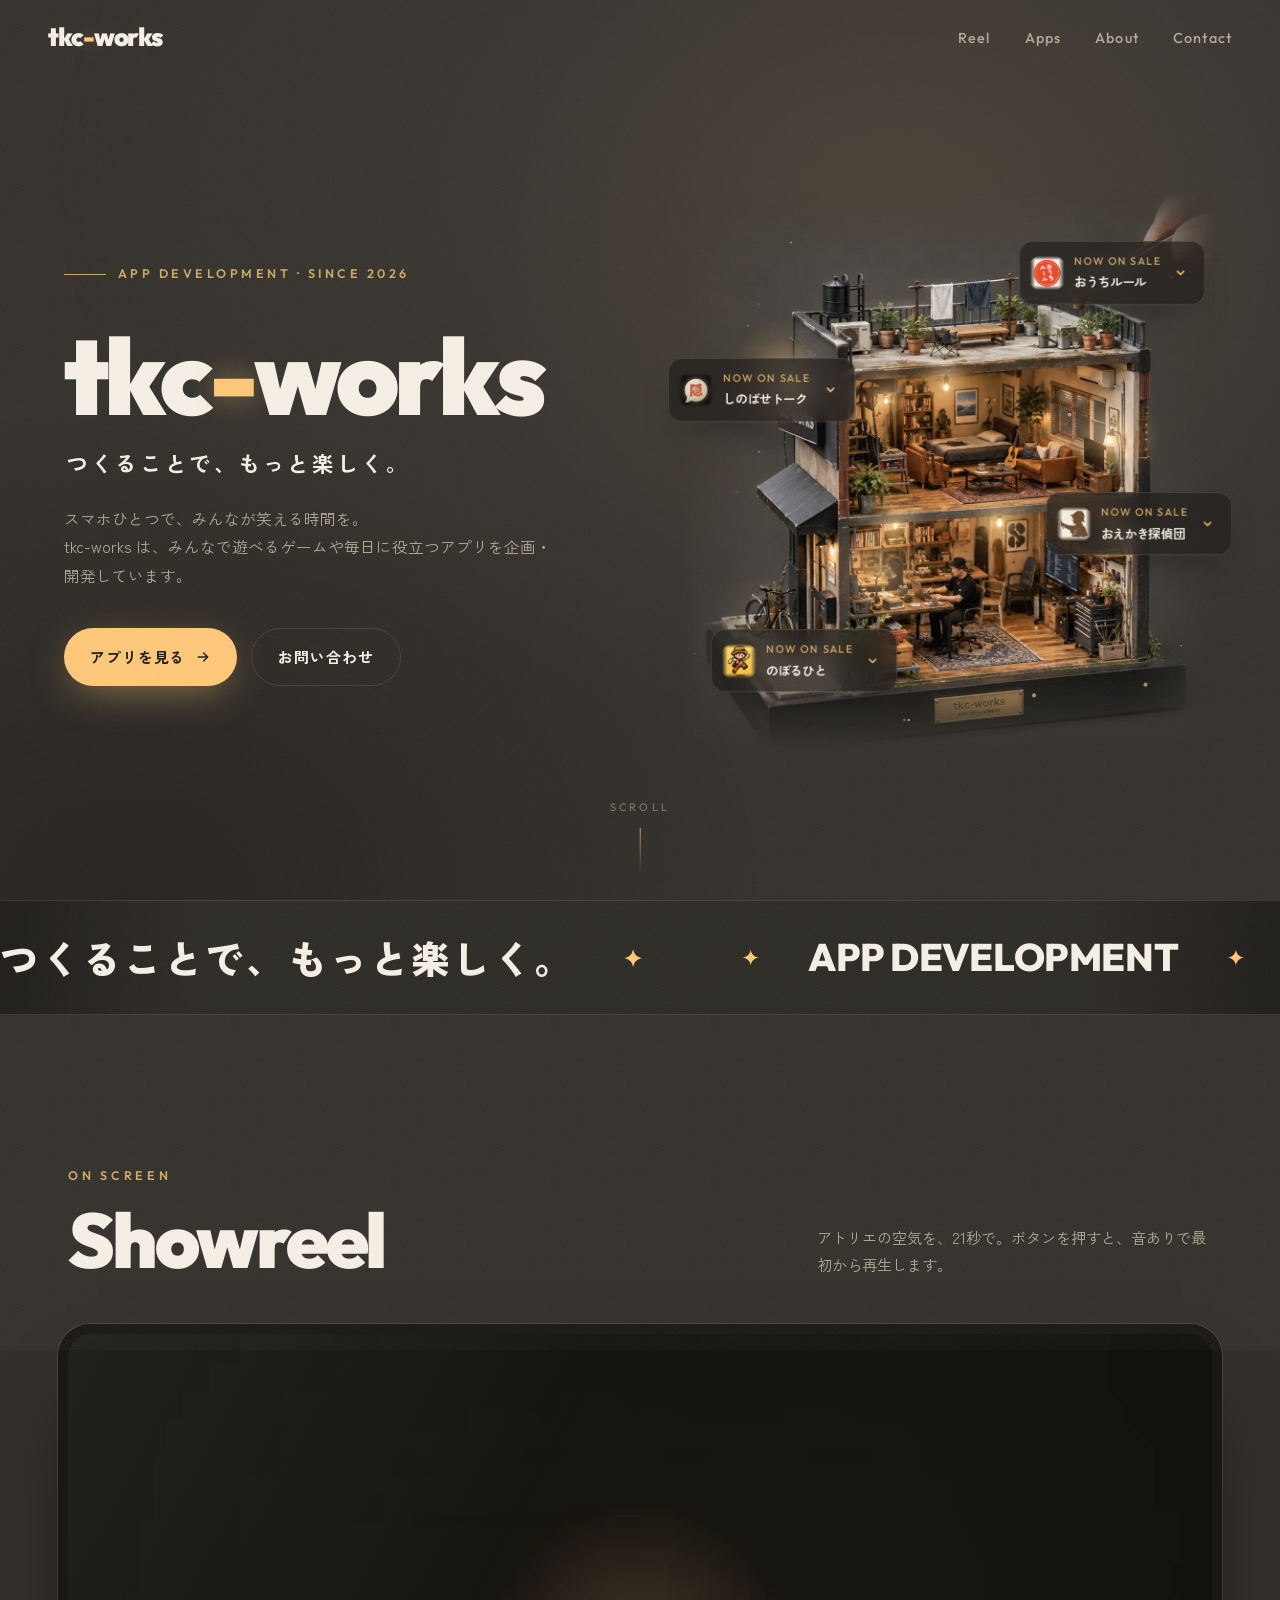
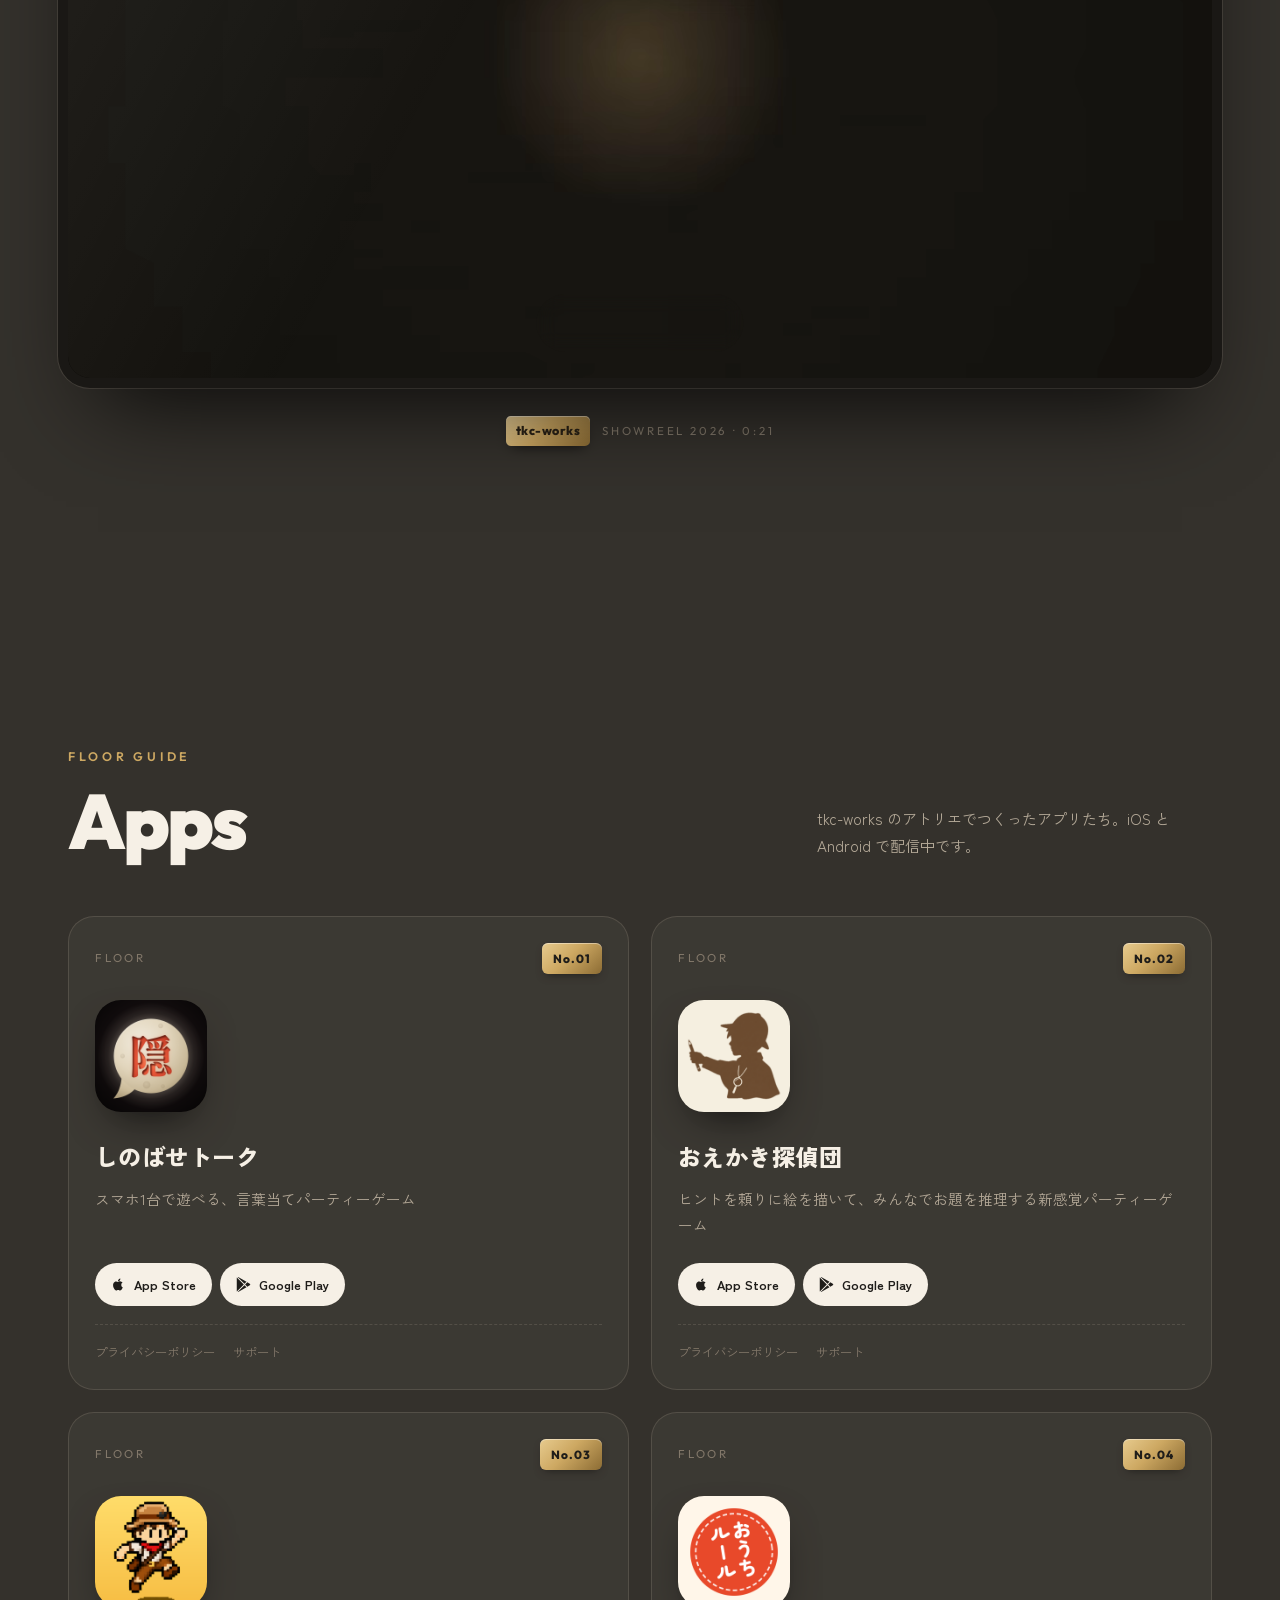
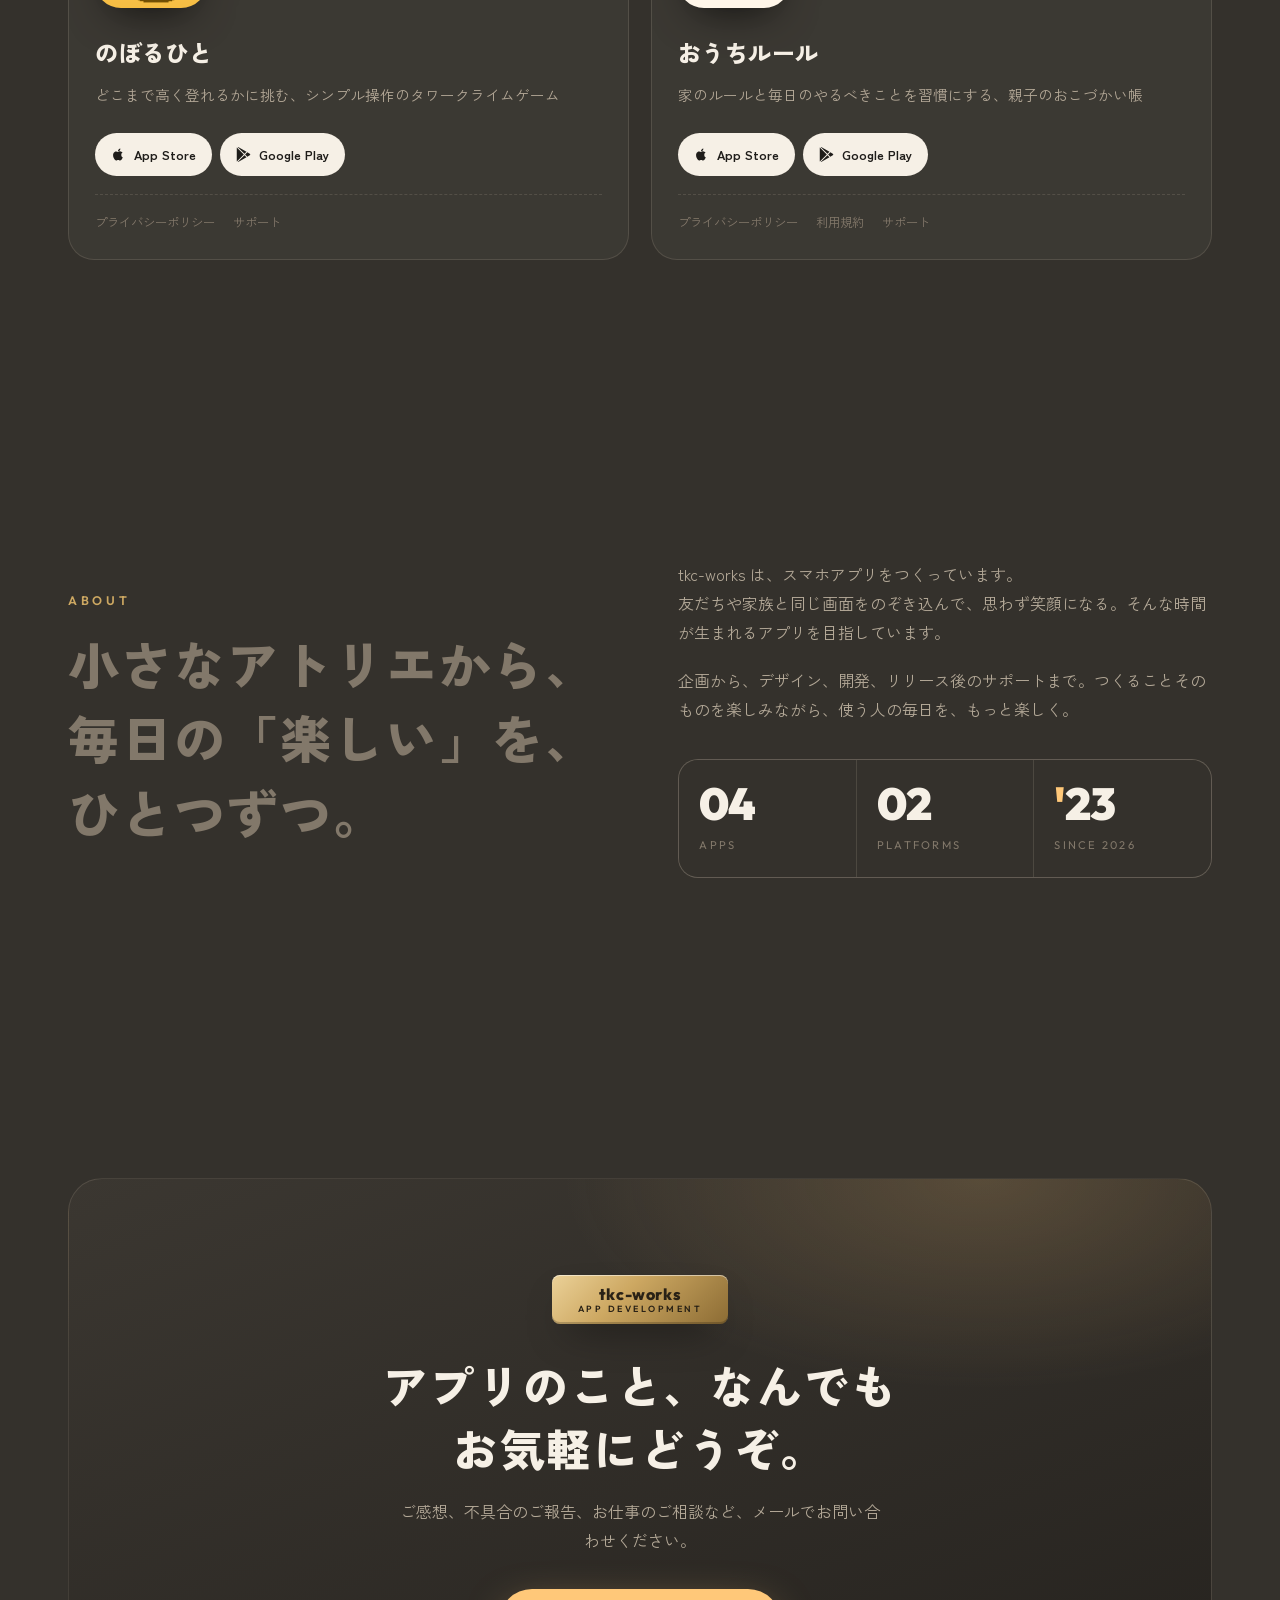
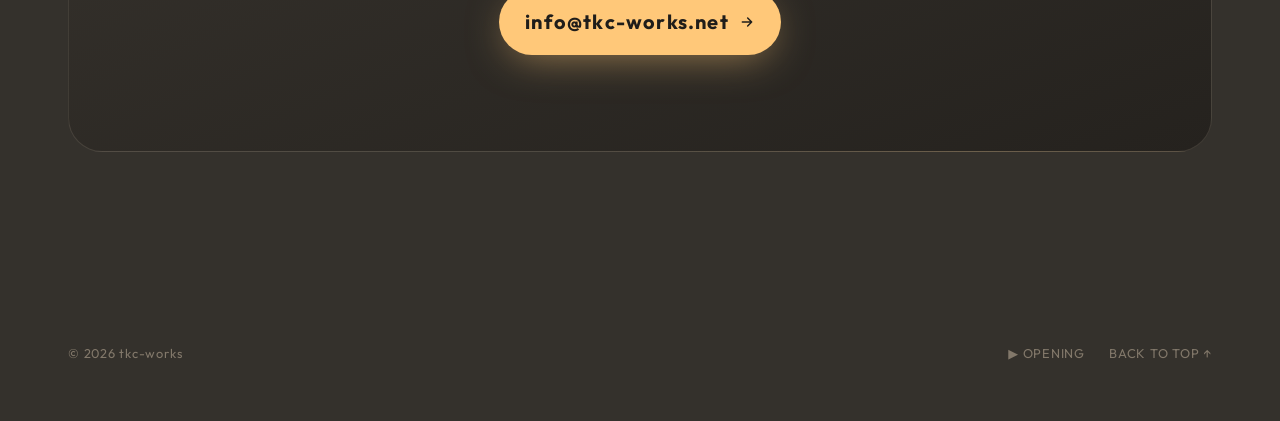
<file: index.html>
<!DOCTYPE html>
<html lang="ja">
<head>
<meta charset="UTF-8">
<meta name="google-site-verification" content="nAPYq7e2Eg3ZDJLAGw2D-9kq1VA1FuMyvnGW62iUITM" />
<meta name="viewport" content="width=device-width, initial-scale=1">
<title>tkc-works — つくることで、もっと楽しく。</title>
<meta name="description" content="tkc-works は、みんなで遊べるゲームや毎日に役立つスマホアプリをつくっています。しのばせトーク、おえかき探偵団、のぼるひとを配信中。">
<link rel="canonical" href="https://tkc-works.net/">
<meta property="og:type" content="website">
<meta property="og:site_name" content="tkc-works">
<meta property="og:title" content="tkc-works — つくることで、もっと楽しく。">
<meta property="og:description" content="tkc-works は、みんなで遊べるゲームや毎日に役立つスマホアプリをつくっています。">
<meta property="og:url" content="https://tkc-works.net/">
<meta property="og:image" content="https://tkc-works.net/assets/og-image.jpg">
<meta property="og:image:width" content="1200">
<meta property="og:image:height" content="630">
<meta property="og:image:alt" content="tkc-works のアトリエを再現したミニチュアのジオラマ">
<meta property="og:locale" content="ja_JP">
<meta name="twitter:card" content="summary_large_image">
<meta name="twitter:title" content="tkc-works — つくることで、もっと楽しく。">
<meta name="twitter:description" content="tkc-works は、みんなで遊べるゲームや毎日に役立つスマホアプリをつくっています。">
<meta name="twitter:image" content="https://tkc-works.net/assets/og-image.jpg">
<meta name="twitter:image:alt" content="tkc-works のアトリエを再現したミニチュアのジオラマ">
<meta name="theme-color" content="#2E2B27">
<link rel="icon" type="image/png" sizes="32x32" href="assets/favicon-32.png">
<link rel="icon" type="image/png" sizes="16x16" href="assets/favicon-16.png">
<link rel="icon" type="image/png" sizes="512x512" href="assets/icon-512.png">
<link rel="apple-touch-icon" href="assets/apple-touch-icon.png">
<script type="application/ld+json">
{
 "@context": "https://schema.org",
 "@graph": [
  {
   "@type": "Organization",
   "@id": "https://tkc-works.net/#org",
   "name": "tkc-works",
   "url": "https://tkc-works.net/",
   "logo": "https://tkc-works.net/assets/icon-512.png",
   "email": "info@tkc-works.net",
   "slogan": "つくることで、もっと楽しく。"
  },
  {
   "@type": "WebSite",
   "@id": "https://tkc-works.net/#website",
   "url": "https://tkc-works.net/",
   "name": "tkc-works",
   "inLanguage": "ja",
   "publisher": {
    "@id": "https://tkc-works.net/#org"
   }
  },
  {
   "@type": "MobileApplication",
   "name": "しのばせトーク",
   "description": "スマホ1台で遊べる、言葉当てパーティーゲーム",
   "applicationCategory": "GameApplication",
   "operatingSystem": "iOS, Android",
   "image": "https://tkc-works.net/assets/shinobase-talk-icon.png",
   "sameAs": [
    "https://apps.apple.com/jp/app/%E3%81%97%E3%81%AE%E3%81%B0%E3%81%9B%E3%83%88%E3%83%BC%E3%82%AF/id6791850235",
    "https://play.google.com/store/apps/details?id=com.shinobasetalk.app"
   ],
   "author": {
    "@id": "https://tkc-works.net/#org"
   }
  },
  {
   "@type": "MobileApplication",
   "name": "おえかき探偵団",
   "description": "ヒントを頼りに絵を描いて、みんなでお題を推理する新感覚パーティーゲーム",
   "applicationCategory": "GameApplication",
   "operatingSystem": "iOS, Android",
   "image": "https://tkc-works.net/assets/oekaki-tanteidan-icon.png",
   "sameAs": [
    "https://apps.apple.com/jp/app/%E3%81%8A%E3%81%88%E3%81%8B%E3%81%8D%E6%8E%A2%E5%81%B5%E5%9B%A3/id6795189451",
    "https://play.google.com/store/apps/details?id=com.tkcworks.oekakiTanteidan"
   ],
   "author": {
    "@id": "https://tkc-works.net/#org"
   }
  },
  {
   "@type": "MobileApplication",
   "name": "のぼるひと",
   "description": "どこまで高く登れるかに挑む、シンプル操作のタワークライムゲーム",
   "applicationCategory": "GameApplication",
   "operatingSystem": "iOS, Android",
   "image": "https://tkc-works.net/assets/noboruhito-icon.png",
   "sameAs": [
    "https://apps.apple.com/jp/app/%E3%81%AE%E3%81%BC%E3%82%8B%E3%81%B2%E3%81%A8/id6802084941",
    "https://play.google.com/store/apps/details?id=com.tkcworks.noboruhito"
   ],
   "author": {
    "@id": "https://tkc-works.net/#org"
   }
  },
  {
   "@type": "MobileApplication",
   "name": "おうちルール",
   "description": "家のルールと毎日のやるべきことを習慣にする、親子のおこづかい帳",
   "applicationCategory": "LifestyleApplication",
   "operatingSystem": "iOS, Android",
   "image": "https://tkc-works.net/assets/ouchi-rule-icon.png",
   "sameAs": [
    "https://apps.apple.com/jp/app/%E3%81%8A%E3%81%86%E3%81%A1%E3%83%AB%E3%83%BC%E3%83%AB-%E8%A6%AA%E5%AD%90%E3%81%AE%E3%81%8A%E3%81%93%E3%81%A5%E3%81%8B%E3%81%84%E5%B8%B3/id6823491225",
    "https://play.google.com/store/apps/details?id=net.tkcworks.ouchirule"
   ],
   "author": {
    "@id": "https://tkc-works.net/#org"
   }
  }
 ]
}
</script>
<link rel="preload" as="image" href="assets/hero-diorama.webp" type="image/webp">
<link rel="preconnect" href="https://fonts.googleapis.com">
<link rel="preconnect" href="https://fonts.gstatic.com" crossorigin>
<link href="https://fonts.googleapis.com/css2?family=Outfit:wght@400;500;600;800;900&family=Zen+Kaku+Gothic+New:wght@400;500;700;900&display=swap" rel="stylesheet">
<script>
document.documentElement.classList.add('js');
try { if (!localStorage.getItem('tkc-intro-seen') && !matchMedia('(prefers-reduced-motion: reduce)').matches) document.documentElement.classList.add('intro'); } catch (e) {}
</script>
<style>
  :root {
    color-scheme: dark;
    --bg: #34312C;
    --bg-deep: #1F1D1A;
    --bg-raise: #3A3732;
    --card: rgba(255, 244, 228, 0.04);
    --line: rgba(255, 236, 210, 0.12);
    --fg: #F6F0E6;
    --muted: #B3A897;
    --dim: #82786A;
    --lamp: #FFC879;
    --amber: #E8A55A;
    --brass: #CDA862;
    --brass-deep: #8C6C34;
    --wood: #9A6236;
    --red: #C2412B;
    --ease-out: cubic-bezier(.16, 1, .3, 1);
    --ease-spring: cubic-bezier(.34, 1.56, .64, 1);
    --font-en: "Outfit", "Zen Kaku Gothic New", system-ui, sans-serif;
    --font-jp: "Zen Kaku Gothic New", "Hiragino Sans", "Yu Gothic", sans-serif;
  }
  * { box-sizing: border-box; }
  html { scroll-behavior: smooth; }
  body {
    margin: 0;
    background: var(--bg);
    color: var(--fg);
    font-family: var(--font-jp);
    line-height: 1.8;
    -webkit-font-smoothing: antialiased;
    overflow-x: hidden;
  }
  img { max-width: 100%; display: block; }
  a { color: inherit; }
  ::selection { background: var(--lamp); color: var(--bg-deep); }

  /* ── ambient layers ── */
  .ambient {
    position: fixed; inset: 0; pointer-events: none; z-index: 0;
    background:
      radial-gradient(600px 600px at var(--mx, 70%) var(--my, 30%), rgba(255, 190, 110, 0.07), transparent 70%),
      radial-gradient(1200px 800px at 70% 20%, #3E3A34 0%, transparent 70%),
      radial-gradient(900px 700px at 10% 100%, #26231F 0%, transparent 70%);
    transition: background-position .2s;
  }
  .grain {
    position: fixed; inset: -50%; pointer-events: none; z-index: 100; opacity: .06;
    background-image: url("data:image/svg+xml;utf8,<svg xmlns='http://www.w3.org/2000/svg' width='160' height='160'><filter id='n'><feTurbulence type='fractalNoise' baseFrequency='.9' numOctaves='3' stitchTiles='stitch'/></filter><rect width='100%' height='100%' filter='url(%23n)'/></svg>");
    animation: grain 1s steps(6) infinite;
  }
  @keyframes grain {
    0% { transform: translate(0, 0); } 20% { transform: translate(-3%, 2%); } 40% { transform: translate(2%, -3%); }
    60% { transform: translate(-2%, -1%); } 80% { transform: translate(3%, 3%); } 100% { transform: translate(0, 0); }
  }
  .progress {
    position: fixed; top: 0; left: 0; height: 2px; width: 100%; z-index: 60;
    background: linear-gradient(90deg, var(--brass), var(--lamp));
    transform-origin: 0 50%; transform: scaleX(var(--p, 0));
  }

  /* ── header ── */
  .nav {
    position: fixed; top: 0; left: 0; right: 0; z-index: 50;
    display: flex; align-items: center; justify-content: space-between;
    padding: 22px clamp(16px, 4vw, 48px);
    transition: padding .4s var(--ease-out), background .4s, backdrop-filter .4s, border-color .4s;
    border-bottom: 1px solid transparent;
  }
  .nav.scrolled {
    padding-block: 12px;
    background: rgba(31, 29, 26, 0.72);
    backdrop-filter: blur(14px) saturate(1.2);
    -webkit-backdrop-filter: blur(14px) saturate(1.2);
    border-color: var(--line);
  }
  .brand {
    font-family: var(--font-en); font-weight: 900; font-size: 1.6rem; line-height: 1; letter-spacing: -0.05em;
    text-decoration: none; display: inline-flex; align-items: center; padding-right: .06em;
  }
  .brand .hy { color: var(--lamp); text-shadow: 0 0 14px rgba(255, 200, 121, .45); }
  .nav ul { display: flex; gap: clamp(14px, 3vw, 34px); list-style: none; margin: 0; padding: 0; }
  .nav a.link {
    font-family: var(--font-en); font-weight: 500; font-size: .9rem; letter-spacing: .08em;
    text-decoration: none; color: var(--muted); position: relative; padding: 4px 0;
    transition: color .3s;
  }
  .nav a.link::after {
    content: ""; position: absolute; left: 0; right: 0; bottom: -2px; height: 1px; background: var(--lamp);
    transform: scaleX(0); transform-origin: right; transition: transform .45s var(--ease-out);
  }
  .nav a.link:hover { color: var(--fg); }
  .nav a.link:hover::after { transform: scaleX(1); transform-origin: left; }

  main, footer { position: relative; z-index: 1; }

  /* ── hero ── */
  .hero {
    min-height: 100svh;
    display: grid; grid-template-columns: minmax(0, 1.05fr) minmax(0, 1fr);
    align-items: center; gap: clamp(24px, 4vw, 64px);
    padding: 120px clamp(16px, 5vw, 80px) 80px;
    max-width: 1440px; margin: 0 auto; position: relative;
  }
  .eyebrow {
    display: inline-flex; align-items: center; gap: 12px; margin: 0 0 28px;
    font-family: var(--font-en); font-weight: 600; font-size: .78rem; letter-spacing: .28em; color: var(--brass);
  }
  .eyebrow .rule { width: 42px; height: 1px; background: var(--brass); transform-origin: left; animation: grow 1.2s .2s var(--ease-out) both; }
  @keyframes grow { from { transform: scaleX(0); } }
  .wordmark {
    margin: 0; font-family: var(--font-en); font-weight: 900;
    font-size: var(--wm); line-height: .92; letter-spacing: -0.05em;
    display: flex; flex-wrap: nowrap; white-space: nowrap; padding: .12em 0;
  }
  .wordmark .ch { display: inline-block; overflow: hidden; padding: .12em .14em; margin: -.12em -.14em; margin-right: calc(-.14em - .05em); letter-spacing: 0; }
  .wordmark .ch:last-child { margin-right: -.14em; }
  .wordmark .ch > span {
    display: inline-block; transform: translateY(110%) rotate(8deg);
    animation: rise 1.1s var(--ease-out) forwards; animation-delay: calc(.35s + var(--i) * .055s);
  }
  .wordmark .hy > span { color: var(--lamp); text-shadow: 0 0 30px rgba(255, 200, 121, .45); }
  @keyframes rise { to { transform: none; } }
  .hero-copy { --wm: clamp(3.4rem, 8.4vw, 8.6rem); }
  /* subtitle sits tight under the wordmark, like a lockup */
  .catch {
    margin: calc(var(--wm) * .06) 0 0; padding-left: .1em; font-weight: 700; font-size: max(1.05rem, calc(var(--wm) * .2)); letter-spacing: .12em;
  }
  .catch .c { display: inline-block; opacity: 0; filter: blur(8px); transform: translateY(.4em);
    animation: inChar .8s var(--ease-out) forwards; animation-delay: calc(1s + var(--i) * .045s); }
  @keyframes inChar { to { opacity: 1; filter: none; transform: none; } }
  .lead {
    margin: 22px 0 0; max-width: 32em; color: var(--muted); font-size: .98rem;
    opacity: 0; animation: fadeUp 1s 1.7s var(--ease-out) forwards;
  }
  @keyframes fadeUp { from { opacity: 0; transform: translateY(16px); } to { opacity: 1; transform: none; } }
  .cta { display: flex; flex-wrap: wrap; gap: 14px; margin-top: 38px; opacity: 0; animation: fadeUp 1s 1.9s var(--ease-out) forwards; }
  .btn {
    --bx: 0px; --by: 0px;
    display: inline-flex; align-items: center; gap: 10px; padding: 15px 26px; border-radius: 999px;
    font-weight: 700; font-size: .92rem; letter-spacing: .06em; text-decoration: none;
    transform: translate(var(--bx), var(--by)); transition: transform .35s var(--ease-out), background .3s, color .3s, box-shadow .3s, border-color .3s;
  }
  .btn svg { width: 16px; height: 16px; transition: transform .35s var(--ease-out); }
  .btn:hover svg { transform: translateX(4px); }
  .btn.primary { background: var(--lamp); color: var(--bg-deep); box-shadow: 0 10px 40px -10px rgba(255, 200, 121, .55); }
  .btn.primary:hover { background: #FFD699; box-shadow: 0 14px 50px -8px rgba(255, 200, 121, .75); }
  .btn.ghost { border: 1px solid var(--line); color: var(--fg); }
  .btn.ghost:hover { border-color: var(--lamp); color: var(--lamp); }

  .hero-visual { position: relative; perspective: 1200px; opacity: 0; animation: fadeIn 1.6s .15s var(--ease-out) forwards; }
  @keyframes fadeIn { from { opacity: 0; transform: translateY(40px) scale(.96); } to { opacity: 1; transform: none; } }
  .diorama {
    position: relative; transform-style: preserve-3d;
    transform: rotateX(var(--rx, 0deg)) rotateY(var(--ry, 0deg));
    transition: transform .8s var(--ease-out);
    will-change: transform;
  }
  .diorama img {
    width: 100%; height: auto;
    -webkit-mask-image: linear-gradient(to right, transparent, #000 16%, #000 84%, transparent), linear-gradient(to bottom, transparent, #000 12%, #000 86%, transparent);
    -webkit-mask-composite: source-in;
            mask-image: linear-gradient(to right, transparent, #000 16%, #000 84%, transparent), linear-gradient(to bottom, transparent, #000 12%, #000 86%, transparent);
            mask-composite: intersect;
    filter: drop-shadow(0 40px 60px rgba(0, 0, 0, .35));
  }
  .glow {
    position: absolute; left: var(--x); top: var(--y); width: var(--s, 90px); height: var(--s, 90px);
    transform: translate(-50%, -50%); border-radius: 50%; pointer-events: none; mix-blend-mode: screen;
    background: radial-gradient(circle, rgba(255, 205, 140, .55), rgba(255, 170, 80, .12) 45%, transparent 70%);
    animation: flicker var(--d, 6s) var(--dl, 0s) infinite;
  }
  @keyframes flicker {
    0%, 100% { opacity: .85; } 8% { opacity: 1; } 9% { opacity: .55; } 11% { opacity: .95; }
    50% { opacity: .75; } 70% { opacity: 1; }
  }
  .dust { position: absolute; inset: 0; width: 100%; height: 100%; pointer-events: none; }
  .tag-float {
    position: absolute; z-index: 2; display: flex; align-items: center; gap: 10px;
    padding: 10px 16px 10px 10px; border-radius: 14px;
    background: rgba(31, 29, 26, .72); border: 1px solid var(--line);
    backdrop-filter: blur(10px); -webkit-backdrop-filter: blur(10px);
    font-size: .78rem; font-weight: 700; box-shadow: 0 20px 40px -20px rgba(0,0,0,.6);
    animation: bob 6s ease-in-out infinite;
    transform: translateZ(60px);
  }
  a.tag-float { color: var(--fg); text-decoration: none; cursor: pointer; transition: border-color .3s, background .3s, box-shadow .3s; }
  a.tag-float:hover, a.tag-float:focus-visible { border-color: rgba(255, 200, 121, .55); background: rgba(46, 41, 34, .85); box-shadow: 0 20px 40px -18px rgba(0,0,0,.7), 0 0 0 4px rgba(255, 200, 121, .12); outline: none; }
  .tag-float .go { width: 15px; height: 15px; color: var(--lamp); margin-left: 2px; transition: transform .35s var(--ease-out); }
  a.tag-float:hover .go { transform: translateY(2px); }
  .tag-float img { width: 34px; height: 34px; border-radius: 9px; }
  .tag-float small { display: block; font-family: var(--font-en); font-weight: 500; font-size: .66rem; letter-spacing: .14em; color: var(--brass); }
  .tag-float.t1 { left: -2%; top: 30%; }
  .tag-float.t2 { right: -3%; top: 54%; animation-delay: -2s; }
  .tag-float.t3 { left: 6%; bottom: 10%; animation-delay: -4s; }
  .tag-float.t4 { right: 2%; top: 9%; animation-delay: -6s; }
  @keyframes bob { 0%, 100% { translate: 0 0; } 50% { translate: 0 -10px; } }
  .scroll-cue {
    position: absolute; left: 50%; bottom: 26px; transform: translateX(-50%);
    font-family: var(--font-en); font-size: .68rem; letter-spacing: .3em; color: var(--dim);
    display: flex; flex-direction: column; align-items: center; gap: 10px;
  }
  .scroll-cue i { width: 1px; height: 46px; background: linear-gradient(var(--brass), transparent); position: relative; overflow: hidden; }
  .scroll-cue i::after { content: ""; position: absolute; left: 0; top: -40%; width: 1px; height: 40%; background: var(--lamp); animation: drip 2s infinite var(--ease-out); }
  @keyframes drip { to { top: 100%; } }

  /* ── marquee ── */
  .marquee {
    border-block: 1px solid var(--line); overflow: hidden; padding: 22px 0;
    background: linear-gradient(90deg, var(--bg-deep), transparent 15%, transparent 85%, var(--bg-deep)), rgba(0,0,0,.12);
  }
  .marquee .track { display: flex; width: max-content; animation: marquee 38s linear infinite; }
  .marquee span {
    font-family: var(--font-en); font-weight: 800; font-size: clamp(1.4rem, 3vw, 2.4rem); letter-spacing: -.01em;
    padding-right: 48px; white-space: nowrap; display: inline-flex; align-items: center; gap: 48px;
  }
  .marquee span .jp { font-family: var(--font-jp); font-weight: 900; letter-spacing: .08em; }
  .marquee span .o { -webkit-text-stroke: 1px var(--muted); color: transparent; }
  .marquee span::after { content: "✦"; color: var(--lamp); font-size: .6em; }
  @keyframes marquee { to { transform: translateX(-50%); } }

  /* ── sections ── */
  section.block { max-width: 1240px; margin: 0 auto; padding: clamp(80px, 12vw, 150px) clamp(16px, 4vw, 48px); }
  .sec-head { display: flex; align-items: end; justify-content: space-between; gap: 24px; flex-wrap: wrap; margin-bottom: 56px; }
  .sec-label { font-family: var(--font-en); font-weight: 600; font-size: .78rem; letter-spacing: .3em; color: var(--brass); margin: 0 0 14px; }
  .sec-title { margin: 0; font-family: var(--font-en); font-weight: 900; font-size: clamp(2.6rem, 6vw, 4.8rem); letter-spacing: -.04em; line-height: 1; }
  .sec-note { margin: 0; color: var(--muted); max-width: 26em; font-size: .95rem; }

  .js .reveal { opacity: 0; transform: translateY(36px); transition: opacity 1.1s var(--ease-out), transform 1.1s var(--ease-out); transition-delay: calc(var(--d, 0) * 110ms); }
  .js .reveal.in { opacity: 1; transform: none; }

  /* ── apps (floor guide) ── */
  .apps { display: grid; grid-template-columns: repeat(2, minmax(0, 1fr)); gap: 22px; }
  .app {
    --tx: 0deg; --ty: 0deg; --gx: 50%; --gy: 0%;
    position: relative; border-radius: 26px; padding: 26px; overflow: hidden;
    background: var(--card); border: 1px solid var(--line);
    display: flex; flex-direction: column;
    transform: perspective(900px) rotateX(var(--tx)) rotateY(var(--ty));
    transition: transform .6s var(--ease-out), border-color .4s, background .4s;
  }
  .app::before {
    content: ""; position: absolute; inset: 0; pointer-events: none; opacity: 0; transition: opacity .4s;
    background: radial-gradient(420px circle at var(--gx) var(--gy), rgba(255, 200, 121, .14), transparent 60%);
  }
  .app { scroll-margin-top: 110px; }
  .app:hover { border-color: rgba(255, 200, 121, .35); }
  .app.arrive { animation: arrive 1.6s var(--ease-out); }
  @keyframes arrive {
    0% { box-shadow: 0 0 0 0 rgba(255, 200, 121, .0); border-color: var(--line); }
    25% { box-shadow: 0 0 0 6px rgba(255, 200, 121, .28), 0 0 60px -10px rgba(255, 200, 121, .5); border-color: var(--lamp); }
    100% { box-shadow: 0 0 0 0 rgba(255, 200, 121, 0); }
  }
  .app:hover::before { opacity: 1; }
  .floor {
    display: flex; justify-content: space-between; align-items: center; margin-bottom: 26px;
    font-family: var(--font-en); font-size: .72rem; letter-spacing: .24em; color: var(--dim);
  }
  .floor b {
    font-weight: 800; color: var(--bg-deep); letter-spacing: .08em; font-size: .74rem;
    background: linear-gradient(135deg, #E7CB8E, var(--brass) 45%, var(--brass-deep));
    padding: 5px 11px; border-radius: 6px; box-shadow: inset 0 1px 0 rgba(255,255,255,.4), 0 4px 10px -4px rgba(0,0,0,.5);
  }
  .app .icon-wrap { position: relative; width: 112px; height: 112px; margin-bottom: 24px; }
  .app .icon-wrap img {
    width: 100%; height: 100%; border-radius: 26px; position: relative; z-index: 1;
    box-shadow: 0 18px 40px -16px rgba(0,0,0,.7);
    transition: transform .6s var(--ease-spring);
  }
  .app .icon-wrap::after {
    content: ""; position: absolute; inset: 10%; border-radius: 50%; z-index: 0;
    background: var(--lamp); filter: blur(30px); opacity: 0; transition: opacity .5s;
  }
  .app:hover .icon-wrap img { transform: translateY(-6px) rotate(-4deg) scale(1.04); }
  .app:hover .icon-wrap::after { opacity: .35; }
  .app h3 { margin: 0 0 8px; font-size: 1.45rem; font-weight: 900; letter-spacing: .02em; }
  .app p { margin: 0; color: var(--muted); font-size: .92rem; flex: 1; }
  .store { display: flex; flex-wrap: wrap; gap: 8px; margin-top: 24px; }
  .store a {
    display: inline-flex; align-items: center; gap: 8px; padding: 10px 16px; border-radius: 999px;
    background: var(--fg); color: var(--bg-deep); text-decoration: none; font-weight: 700; font-size: .8rem;
    transition: background .3s, transform .3s var(--ease-out);
  }
  .store a:hover { background: var(--lamp); transform: translateY(-2px); }
  .store svg { width: 15px; height: 15px; }
  .soon {
    display: inline-flex; align-items: center; gap: 8px; padding: 9px 16px; border-radius: 999px;
    border: 1px dashed var(--brass); color: var(--brass); font-weight: 700; font-size: .8rem; letter-spacing: .06em;
  }
  .soon b { font-family: var(--font-en); font-weight: 800; letter-spacing: .14em; }
  .sub { display: flex; flex-wrap: wrap; gap: 4px 18px; margin-top: 18px; padding-top: 16px; border-top: 1px dashed var(--line); }
  .sub a { color: var(--dim); font-size: .78rem; text-decoration: none; transition: color .3s; }
  .sub a:hover { color: var(--lamp); }

  /* ── about ── */
  .about { display: grid; grid-template-columns: minmax(0, 1fr) minmax(0, 1fr); gap: clamp(32px, 6vw, 96px); align-items: center; }
  .statement { margin: 0; font-weight: 900; font-size: clamp(1.8rem, 4vw, 3.2rem); line-height: 1.45; letter-spacing: .04em; }
  .statement .w { display: inline-block; color: var(--dim); transition: color .6s; }
  .statement .w.lit { color: var(--fg); }
  .statement .w.lit.hl { color: var(--lamp); text-shadow: 0 0 24px rgba(255,200,121,.35); }
  .about-body p { color: var(--muted); margin: 0 0 1.2em; }
  .stats { display: grid; grid-template-columns: repeat(3, 1fr); gap: 1px; margin-top: 36px; background: var(--line); border: 1px solid var(--line); border-radius: 20px; overflow: hidden; }
  .stat { background: var(--bg); padding: 22px 20px; }
  .stat .n { font-family: var(--font-en); font-weight: 900; font-size: clamp(2rem, 4vw, 2.8rem); line-height: 1; letter-spacing: -.03em; }
  .stat .n em { font-style: normal; color: var(--lamp); }
  .stat .l { margin-top: 8px; font-family: var(--font-en); font-size: .7rem; letter-spacing: .2em; color: var(--dim); }

  /* ── contact ── */
  .contact {
    position: relative; overflow: hidden; border-radius: 34px; padding: clamp(48px, 8vw, 96px) clamp(24px, 6vw, 80px);
    background:
      radial-gradient(600px 300px at 80% 0%, rgba(255, 200, 121, .18), transparent 70%),
      linear-gradient(160deg, #3B3731, #25221E);
    border: 1px solid var(--line); text-align: center;
  }
  .contact .plate {
    display: inline-block; margin-bottom: 30px; padding: 10px 26px; border-radius: 8px;
    background: linear-gradient(135deg, #EBD198, var(--brass) 40%, var(--brass-deep) 100%);
    color: #2A2216; font-family: var(--font-en); font-weight: 800; letter-spacing: .04em; line-height: 1.15;
    box-shadow: inset 0 1px 0 rgba(255,255,255,.5), inset 0 -2px 0 rgba(0,0,0,.2), 0 18px 40px -18px rgba(0,0,0,.8);
  }
  .contact .plate small { display: block; font-size: .56rem; letter-spacing: .28em; font-weight: 600; }
  .contact h2 { margin: 0; font-weight: 900; font-size: clamp(1.7rem, 4vw, 2.8rem); letter-spacing: .04em; line-height: 1.4; }
  .contact p { color: var(--muted); margin: 18px auto 34px; max-width: 30em; }
  .contact .mail { font-family: var(--font-en); font-size: clamp(1rem, 2.4vw, 1.25rem); }

  footer {
    max-width: 1240px; margin: 0 auto; padding: 40px clamp(16px, 4vw, 48px) 56px;
    display: flex; justify-content: space-between; align-items: center; flex-wrap: wrap; gap: 14px;
    color: var(--dim); font-size: .8rem; font-family: var(--font-en); letter-spacing: .06em;
  }
  footer a { text-decoration: none; transition: color .3s; }
  footer a:hover { color: var(--lamp); }

  /* ── opening (first visit) ── */
  #intro { display: none; position: fixed; inset: 0; z-index: 200; background: #161411; transition: opacity .45s var(--ease-out); }
  html.intro #intro { display: block; }
  html.intro body { overflow: hidden; }
  html.intro .wordmark .ch > span, html.intro .catch .c, html.intro .lead, html.intro .cta,
  html.intro .hero-visual, html.intro .eyebrow .rule { animation-play-state: paused; }
  #intro canvas { display: block; width: 100%; height: 100%; }
  #intro .skip {
    position: absolute; right: calc(24px + env(safe-area-inset-right, 0px)); bottom: calc(24px + env(safe-area-inset-bottom, 0px));
    display: inline-flex; align-items: center; gap: 8px; padding: 10px 18px; border-radius: 999px; cursor: pointer;
    font-family: var(--font-en); font-weight: 600; font-size: .74rem; letter-spacing: .24em; color: var(--muted);
    background: rgba(31, 29, 26, .6); border: 1px solid var(--line); transition: color .3s, border-color .3s;
  }
  #intro .skip:hover, #intro .skip:focus-visible { color: var(--lamp); border-color: var(--lamp); outline: none; }

  /* ── showreel ── */
  .monitor { margin: 0; position: relative; }
  .monitor::before {
    content: ""; position: absolute; inset: -12% -6%; z-index: -1; pointer-events: none;
    background: radial-gradient(50% 50% at 50% 42%, rgba(255, 200, 121, .13), transparent 70%);
  }
  .screen {
    position: relative; aspect-ratio: 16 / 9; max-width: 100%; border-radius: 22px; overflow: hidden; background: #0E0D0B;
    box-shadow: 0 0 0 10px #1A1815, 0 0 0 11px rgba(255, 236, 210, .1), 0 50px 90px -30px rgba(0, 0, 0, .85);
  }
  .screen video { display: block; width: 100%; height: 100%; object-fit: cover; }
  .screen::after {
    content: ""; position: absolute; inset: 0; pointer-events: none; border-radius: inherit;
    background: linear-gradient(118deg, rgba(255, 255, 255, .07), transparent 38%);
  }
  .play {
    position: absolute; left: 50%; bottom: clamp(14px, 4%, 30px); transform: translateX(-50%); z-index: 2;
    display: inline-flex; align-items: center; gap: 12px; padding: 9px 20px 9px 9px; border-radius: 999px; cursor: pointer;
    background: rgba(31, 29, 26, .74); border: 1px solid var(--line); color: var(--fg);
    backdrop-filter: blur(10px); -webkit-backdrop-filter: blur(10px);
    font-family: var(--font-jp); font-weight: 700; font-size: .9rem; letter-spacing: .04em; white-space: nowrap;
    transition: border-color .3s, opacity .4s, transform .4s var(--ease-out);
  }
  .play .ic { width: 38px; height: 38px; border-radius: 50%; background: var(--lamp); color: var(--bg-deep); display: grid; place-items: center; box-shadow: 0 0 22px rgba(255, 200, 121, .5); }
  .play .ic svg { width: 15px; height: 15px; margin-left: 2px; }
  .play small { font-family: var(--font-en); font-weight: 500; color: var(--dim); letter-spacing: .12em; }
  .play:hover, .play:focus-visible { border-color: var(--lamp); outline: none; transform: translateX(-50%) translateY(-2px); }
  .screen.sound .play { opacity: 0; pointer-events: none; }
  .monitor figcaption {
    display: flex; justify-content: center; align-items: center; flex-wrap: wrap; gap: 12px; margin-top: 38px;
    font-family: var(--font-en); font-size: .72rem; letter-spacing: .24em; color: var(--dim);
  }
  .plate-sm {
    padding: 4px 10px; border-radius: 5px; color: #2A2216; font-weight: 800; letter-spacing: .04em; font-size: .78rem;
    background: linear-gradient(135deg, #EBD198, var(--brass) 45%, var(--brass-deep));
    box-shadow: inset 0 1px 0 rgba(255,255,255,.45), 0 6px 14px -6px rgba(0,0,0,.7);
  }
  .replay { background: none; border: 0; padding: 0; cursor: pointer; color: inherit; font: inherit; letter-spacing: inherit; transition: color .3s; }
  .replay:hover, .replay:focus-visible { color: var(--lamp); outline: none; }
  .foot-links { display: flex; gap: 24px; flex-wrap: wrap; }

  /* ── responsive ── */
  @media (max-width: 960px) {
    .hero { grid-template-columns: 1fr; padding-top: 104px; text-align: left; min-height: auto; }
    .hero-visual { order: -1; max-width: 520px; margin: 0 auto; width: 100%; }
    .scroll-cue { display: none; }
    .apps { grid-template-columns: 1fr; }
    .about { grid-template-columns: 1fr; }
  }
  @media (max-width: 560px) {
    .nav ul { gap: 14px; }
    .nav a.link { font-size: .78rem; letter-spacing: .04em; }
    .tag-float { font-size: .7rem; padding: 7px 12px 7px 7px; }
    .tag-float img { width: 26px; height: 26px; }
    .tag-float.t2 { right: 0; }
    .tag-float.t1 { left: 0; }
    .tag-float.t4 { right: 0; top: 4%; }
    .stats { grid-template-columns: 1fr 1fr 1fr; }
    .stat { padding: 18px 12px; }
    .play { font-size: .8rem; gap: 9px; padding: 6px 14px 6px 6px; }
    .play .ic { width: 30px; height: 30px; }
  }
  @media (prefers-reduced-motion: reduce) {
    *, *::before, *::after { animation-duration: .01ms !important; animation-iteration-count: 1 !important; transition-duration: .01ms !important; }
    .marquee .track { animation: none; }
    .grain { display: none; }
  }
</style>
</head>
<body>
<div id="intro"><canvas aria-hidden="true"></canvas><button class="skip" type="button" tabindex="0">SKIP ›</button></div>
<div class="ambient" aria-hidden="true"></div>
<div class="grain" aria-hidden="true"></div>
<div class="progress" aria-hidden="true"></div>

<header class="nav" id="nav">
  <a class="brand" href="#top" aria-label="tkc-works トップへ">tkc<span class="hy">-</span>works</a>
  <nav aria-label="メイン">
    <ul>
      <li><a class="link" href="#showreel">Reel</a></li>
      <li><a class="link" href="#apps">Apps</a></li>
      <li><a class="link" href="#about">About</a></li>
      <li><a class="link" href="#contact">Contact</a></li>
    </ul>
  </nav>
</header>

<main id="top">
  <section class="hero">
    <div class="hero-copy">
      <p class="eyebrow"><span class="rule"></span>APP DEVELOPMENT · SINCE 2026</p>
      <h1 class="wordmark" aria-label="tkc-works">tkc-works</h1>
      <p class="catch" aria-label="つくることで、もっと楽しく。">つくることで、もっと楽しく。</p>
      <p class="lead">スマホひとつで、みんなが笑える時間を。<br>tkc-works は、みんなで遊べるゲームや毎日に役立つアプリを企画・開発しています。</p>
      <div class="cta">
        <a class="btn primary magnetic" href="#apps">アプリを見る<svg viewBox="0 0 24 24" fill="none" stroke="currentColor" stroke-width="2.2" stroke-linecap="round" stroke-linejoin="round"><path d="M5 12h14M13 6l6 6-6 6"/></svg></a>
        <a class="btn ghost magnetic" href="#contact">お問い合わせ</a>
      </div>
    </div>

    <div class="hero-visual">
      <div class="diorama" id="diorama">
        <picture>
          <source srcset="assets/hero-diorama.webp" type="image/webp">
          <img src="assets/hero-diorama.jpg" width="1122" height="1165" fetchpriority="high" decoding="async" alt="tkc-works のアトリエを再現したミニチュアのジオラマ。2階建ての建物の中で、人がノートパソコンに向かっている。">
        </picture>
        <span class="glow" style="--x:20%;--y:33.5%;--s:120px;--d:7s"></span>
        <span class="glow" style="--x:49.7%;--y:34.5%;--s:80px;--d:5s;--dl:-1s"></span>
        <span class="glow" style="--x:38.5%;--y:37%;--s:70px;--d:6.5s;--dl:-3s"></span>
        <span class="glow" style="--x:80.5%;--y:44%;--s:100px;--d:8s;--dl:-2s"></span>
        <span class="glow" style="--x:59.5%;--y:59%;--s:80px;--d:5.5s;--dl:-4s"></span>
        <span class="glow" style="--x:40%;--y:60%;--s:70px;--d:7.5s;--dl:-1.5s"></span>
        <span class="glow" style="--x:38%;--y:68.5%;--s:110px;--d:6s;--dl:-2.5s"></span>
        <canvas class="dust" id="dust" aria-hidden="true"></canvas>
        <a class="tag-float t1" href="#shinobase-talk" aria-label="しのばせトークの紹介へ移動"><img src="assets/shinobase-talk-icon.png" alt=""><span><small>NOW ON SALE</small>しのばせトーク</span><svg class="go" viewBox="0 0 24 24" fill="none" stroke="currentColor" stroke-width="2.4" stroke-linecap="round" stroke-linejoin="round" aria-hidden="true"><path d="M7 10l5 5 5-5"/></svg></a>
        <a class="tag-float t2" href="#oekaki-tanteidan" aria-label="おえかき探偵団の紹介へ移動"><img src="assets/oekaki-tanteidan-icon.png" alt=""><span><small>NOW ON SALE</small>おえかき探偵団</span><svg class="go" viewBox="0 0 24 24" fill="none" stroke="currentColor" stroke-width="2.4" stroke-linecap="round" stroke-linejoin="round" aria-hidden="true"><path d="M7 10l5 5 5-5"/></svg></a>
        <a class="tag-float t3" href="#noboruhito" aria-label="のぼるひとの紹介へ移動"><img src="assets/noboruhito-icon.png" alt=""><span><small>NOW ON SALE</small>のぼるひと</span><svg class="go" viewBox="0 0 24 24" fill="none" stroke="currentColor" stroke-width="2.4" stroke-linecap="round" stroke-linejoin="round" aria-hidden="true"><path d="M7 10l5 5 5-5"/></svg></a>
        <a class="tag-float t4" href="#ouchi-rule" aria-label="おうちルールの紹介へ移動"><img src="assets/ouchi-rule-icon.png" alt=""><span><small>NOW ON SALE</small>おうちルール</span><svg class="go" viewBox="0 0 24 24" fill="none" stroke="currentColor" stroke-width="2.4" stroke-linecap="round" stroke-linejoin="round" aria-hidden="true"><path d="M7 10l5 5 5-5"/></svg></a>
      </div>
    </div>
    <div class="scroll-cue" aria-hidden="true">SCROLL<i></i></div>
  </section>

  <div class="marquee" aria-hidden="true">
    <div class="track">
      <span><span class="jp">つくることで、もっと楽しく。</span></span><span>APP DEVELOPMENT</span><span class="o">iOS / ANDROID</span><span>PARTY GAMES</span>
      <span><span class="jp">つくることで、もっと楽しく。</span></span><span>APP DEVELOPMENT</span><span class="o">iOS / ANDROID</span><span>PARTY GAMES</span>
    </div>
  </div>

  <section class="block" id="showreel">
    <div class="sec-head">
      <div>
        <p class="sec-label reveal">ON SCREEN</p>
        <h2 class="sec-title reveal" style="--d:1">Showreel</h2>
      </div>
      <p class="sec-note reveal" style="--d:2">アトリエの空気を、21秒で。ボタンを押すと、音ありで最初から再生します。</p>
    </div>
    <figure class="monitor reveal">
      <div class="screen" id="screen">
        <video id="reel" poster="assets/showreel-poster.jpg" muted loop playsinline preload="none" width="1280" height="720" aria-label="tkc-works ショーリール（21秒）"><source src="assets/showreel.mp4" type="video/mp4"><source src="assets/showreel.webm" type="video/webm"></video>
        <button class="play" id="reelPlay" type="button"><span class="ic"><svg viewBox="0 0 24 24" fill="currentColor" aria-hidden="true"><path d="M7 4.5v15l13-7.5z"/></svg></span>音ありで再生<small>0:21</small></button>
      </div>
      <figcaption><span class="plate-sm">tkc-works</span>SHOWREEL 2026 · 0:21</figcaption>
    </figure>
  </section>

  <section class="block" id="apps">
    <div class="sec-head">
      <div>
        <p class="sec-label reveal">FLOOR GUIDE</p>
        <h2 class="sec-title reveal" style="--d:1">Apps</h2>
      </div>
      <p class="sec-note reveal" style="--d:2">tkc-works のアトリエでつくったアプリたち。iOS と Android で配信中です。</p>
    </div>

    <div class="apps">
      <article class="app reveal" id="shinobase-talk" style="--d:0">
        <div class="floor">FLOOR <b>No.01</b></div>
        <div class="icon-wrap"><img src="assets/shinobase-talk-icon.png" alt="しのばせトーク アイコン" width="112" height="112" loading="lazy"></div>
        <h3>しのばせトーク</h3>
        <p>スマホ1台で遊べる、言葉当てパーティーゲーム</p>
        <div class="store">
          <a href="https://apps.apple.com/jp/app/%E3%81%97%E3%81%AE%E3%81%B0%E3%81%9B%E3%83%88%E3%83%BC%E3%82%AF/id6791850235"><svg viewBox="0 0 24 24" fill="currentColor"><path d="M16.4 12.6c0-2.4 2-3.6 2.1-3.7-1.1-1.7-2.9-1.9-3.5-1.9-1.5-.2-2.9.9-3.7.9-.8 0-1.9-.9-3.2-.8-1.6 0-3.1 1-4 2.4-1.7 3-.4 7.4 1.2 9.8.8 1.2 1.8 2.5 3 2.4 1.2 0 1.7-.8 3.1-.8 1.5 0 1.9.8 3.2.8 1.3 0 2.2-1.2 3-2.4.9-1.4 1.3-2.7 1.3-2.8 0 0-2.5-1-2.5-3.9zM14 5.5c.7-.8 1.1-1.9 1-3-1 0-2.1.7-2.8 1.5-.6.7-1.2 1.8-1 2.9 1.1.1 2.1-.6 2.8-1.4z"/></svg>App Store</a>
          <a href="https://play.google.com/store/apps/details?id=com.shinobasetalk.app"><svg viewBox="0 0 24 24" fill="currentColor"><path d="M22.018 13.298l-3.919 2.218-3.515-3.493 3.543-3.521 3.891 2.202a1.49 1.49 0 0 1 0 2.594zM1.337.924a1.486 1.486 0 0 0-.112.568v21.017c0 .217.045.419.124.6l11.155-11.087L1.337.924zm12.207 10.065l3.258-3.238L3.45.195a1.466 1.466 0 0 0-.946-.179l11.04 10.973zm0 2.067l-11 10.933c.298.036.612-.016.906-.183l13.324-7.54-3.23-3.21z"/></svg>Google Play</a>
        </div>
        <div class="sub"><a href="shinobase-talk-pages/privacy-policy.html">プライバシーポリシー</a><a href="shinobase-talk-pages/support.html">サポート</a></div>
      </article>

      <article class="app reveal" id="oekaki-tanteidan" style="--d:1">
        <div class="floor">FLOOR <b>No.02</b></div>
        <div class="icon-wrap"><img src="assets/oekaki-tanteidan-icon.png" alt="おえかき探偵団 アイコン" width="112" height="112" loading="lazy"></div>
        <h3>おえかき探偵団</h3>
        <p>ヒントを頼りに絵を描いて、みんなでお題を推理する新感覚パーティーゲーム</p>
        <div class="store">
          <a href="https://apps.apple.com/jp/app/おえかき探偵団/id6795189451"><svg viewBox="0 0 24 24" fill="currentColor"><path d="M16.4 12.6c0-2.4 2-3.6 2.1-3.7-1.1-1.7-2.9-1.9-3.5-1.9-1.5-.2-2.9.9-3.7.9-.8 0-1.9-.9-3.2-.8-1.6 0-3.1 1-4 2.4-1.7 3-.4 7.4 1.2 9.8.8 1.2 1.8 2.5 3 2.4 1.2 0 1.7-.8 3.1-.8 1.5 0 1.9.8 3.2.8 1.3 0 2.2-1.2 3-2.4.9-1.4 1.3-2.7 1.3-2.8 0 0-2.5-1-2.5-3.9zM14 5.5c.7-.8 1.1-1.9 1-3-1 0-2.1.7-2.8 1.5-.6.7-1.2 1.8-1 2.9 1.1.1 2.1-.6 2.8-1.4z"/></svg>App Store</a>
          <a href="https://play.google.com/store/apps/details?id=com.tkcworks.oekakiTanteidan"><svg viewBox="0 0 24 24" fill="currentColor"><path d="M22.018 13.298l-3.919 2.218-3.515-3.493 3.543-3.521 3.891 2.202a1.49 1.49 0 0 1 0 2.594zM1.337.924a1.486 1.486 0 0 0-.112.568v21.017c0 .217.045.419.124.6l11.155-11.087L1.337.924zm12.207 10.065l3.258-3.238L3.45.195a1.466 1.466 0 0 0-.946-.179l11.04 10.973zm0 2.067l-11 10.933c.298.036.612-.016.906-.183l13.324-7.54-3.23-3.21z"/></svg>Google Play</a>
        </div>
        <div class="sub"><a href="oekaki-tanteidan-pages/privacy-policy.html">プライバシーポリシー</a><a href="oekaki-tanteidan-pages/support.html">サポート</a></div>
      </article>

      <article class="app reveal" id="noboruhito" style="--d:2">
        <div class="floor">FLOOR <b>No.03</b></div>
        <div class="icon-wrap"><img src="assets/noboruhito-icon.png" alt="のぼるひと アイコン" width="112" height="112" loading="lazy"></div>
        <h3>のぼるひと</h3>
        <p>どこまで高く登れるかに挑む、シンプル操作のタワークライムゲーム</p>
        <div class="store">
          <a href="https://apps.apple.com/jp/app/%E3%81%AE%E3%81%BC%E3%82%8B%E3%81%B2%E3%81%A8/id6802084941"><svg viewBox="0 0 24 24" fill="currentColor"><path d="M16.4 12.6c0-2.4 2-3.6 2.1-3.7-1.1-1.7-2.9-1.9-3.5-1.9-1.5-.2-2.9.9-3.7.9-.8 0-1.9-.9-3.2-.8-1.6 0-3.1 1-4 2.4-1.7 3-.4 7.4 1.2 9.8.8 1.2 1.8 2.5 3 2.4 1.2 0 1.7-.8 3.1-.8 1.5 0 1.9.8 3.2.8 1.3 0 2.2-1.2 3-2.4.9-1.4 1.3-2.7 1.3-2.8 0 0-2.5-1-2.5-3.9zM14 5.5c.7-.8 1.1-1.9 1-3-1 0-2.1.7-2.8 1.5-.6.7-1.2 1.8-1 2.9 1.1.1 2.1-.6 2.8-1.4z"/></svg>App Store</a>
          <a href="https://play.google.com/store/apps/details?id=com.tkcworks.noboruhito"><svg viewBox="0 0 24 24" fill="currentColor"><path d="M22.018 13.298l-3.919 2.218-3.515-3.493 3.543-3.521 3.891 2.202a1.49 1.49 0 0 1 0 2.594zM1.337.924a1.486 1.486 0 0 0-.112.568v21.017c0 .217.045.419.124.6l11.155-11.087L1.337.924zm12.207 10.065l3.258-3.238L3.45.195a1.466 1.466 0 0 0-.946-.179l11.04 10.973zm0 2.067l-11 10.933c.298.036.612-.016.906-.183l13.324-7.54-3.23-3.21z"/></svg>Google Play</a>
        </div>
        <div class="sub"><a href="noboruhito-pages/privacy-policy.html">プライバシーポリシー</a><a href="noboruhito-pages/support.html">サポート</a></div>
      </article>

      <article class="app reveal" id="ouchi-rule" style="--d:3">
        <div class="floor">FLOOR <b>No.04</b></div>
        <div class="icon-wrap"><img src="assets/ouchi-rule-icon.png" alt="おうちルール アイコン" width="112" height="112" loading="lazy"></div>
        <h3>おうちルール</h3>
        <p>家のルールと毎日のやるべきことを習慣にする、親子のおこづかい帳</p>
        <div class="store">
          <a href="https://apps.apple.com/jp/app/%E3%81%8A%E3%81%86%E3%81%A1%E3%83%AB%E3%83%BC%E3%83%AB-%E8%A6%AA%E5%AD%90%E3%81%AE%E3%81%8A%E3%81%93%E3%81%A5%E3%81%8B%E3%81%84%E5%B8%B3/id6823491225"><svg viewBox="0 0 24 24" fill="currentColor"><path d="M16.4 12.6c0-2.4 2-3.6 2.1-3.7-1.1-1.7-2.9-1.9-3.5-1.9-1.5-.2-2.9.9-3.7.9-.8 0-1.9-.9-3.2-.8-1.6 0-3.1 1-4 2.4-1.7 3-.4 7.4 1.2 9.8.8 1.2 1.8 2.5 3 2.4 1.2 0 1.7-.8 3.1-.8 1.5 0 1.9.8 3.2.8 1.3 0 2.2-1.2 3-2.4.9-1.4 1.3-2.7 1.3-2.8 0 0-2.5-1-2.5-3.9zM14 5.5c.7-.8 1.1-1.9 1-3-1 0-2.1.7-2.8 1.5-.6.7-1.2 1.8-1 2.9 1.1.1 2.1-.6 2.8-1.4z"/></svg>App Store</a>
          <a href="https://play.google.com/store/apps/details?id=net.tkcworks.ouchirule"><svg viewBox="0 0 24 24" fill="currentColor"><path d="M22.018 13.298l-3.919 2.218-3.515-3.493 3.543-3.521 3.891 2.202a1.49 1.49 0 0 1 0 2.594zM1.337.924a1.486 1.486 0 0 0-.112.568v21.017c0 .217.045.419.124.6l11.155-11.087L1.337.924zm12.207 10.065l3.258-3.238L3.45.195a1.466 1.466 0 0 0-.946-.179l11.04 10.973zm0 2.067l-11 10.933c.298.036.612-.016.906-.183l13.324-7.54-3.23-3.21z"/></svg>Google Play</a>
        </div>
        <div class="sub"><a href="ouchi-rule-pages/privacy-policy.html">プライバシーポリシー</a><a href="ouchi-rule-pages/terms.html">利用規約</a><a href="ouchi-rule-pages/support.html">サポート</a></div>
      </article>
    </div>
  </section>

  <section class="block" id="about">
    <div class="about">
      <div>
        <p class="sec-label reveal">ABOUT</p>
        <p class="statement" id="statement">小さなアトリエから、毎日の「楽しい」を、ひとつずつ。</p>
      </div>
      <div class="about-body">
        <p class="reveal">tkc-works は、スマホアプリをつくっています。<br>友だちや家族と同じ画面をのぞき込んで、思わず笑顔になる。そんな時間が生まれるアプリを目指しています。</p>
        <p class="reveal" style="--d:1">企画から、デザイン、開発、リリース後のサポートまで。つくることそのものを楽しみながら、使う人の毎日を、もっと楽しく。</p>
        <div class="stats reveal" style="--d:2">
          <div class="stat"><div class="n"><span data-count="4" data-pad="2">00</span></div><div class="l">APPS</div></div>
          <div class="stat"><div class="n"><span data-count="2" data-pad="2">00</span></div><div class="l">PLATFORMS</div></div>
          <div class="stat"><div class="n"><em>'</em><span data-count="26">00</span></div><div class="l">SINCE 2026</div></div>
        </div>
      </div>
    </div>
  </section>

  <section class="block" id="contact">
    <div class="contact reveal">
      <div class="plate">tkc-works<small>APP DEVELOPMENT</small></div>
      <h2>アプリのこと、なんでも<br>お気軽にどうぞ。</h2>
      <p>ご感想、不具合のご報告、お仕事のご相談など、メールでお問い合わせください。</p>
      <a class="btn primary magnetic mail" href="mailto:info@tkc-works.net">info@tkc-works.net<svg viewBox="0 0 24 24" fill="none" stroke="currentColor" stroke-width="2.2" stroke-linecap="round" stroke-linejoin="round"><path d="M5 12h14M13 6l6 6-6 6"/></svg></a>
    </div>
  </section>
</main>

<footer>
  <span>&copy; 2026 tkc-works</span>
  <span class="foot-links"><button class="replay" id="replay" type="button">▶ OPENING</button><a href="#top">BACK TO TOP ↑</a></span>
</footer>

<script>
(() => {
  const reduce = matchMedia('(prefers-reduced-motion: reduce)').matches;
  const fine = matchMedia('(pointer: fine)').matches;

  // split headline + catch copy into animated characters
  const split = (el, text, cls, extra) => {
    [...text].forEach((ch, i) => {
      const s = document.createElement('span');
      s.className = cls + (extra && extra(ch) ? ' ' + extra(ch) : '');
      s.style.setProperty('--i', i);
      s.setAttribute('aria-hidden', 'true');
      if (cls === 'ch') { const inner = document.createElement('span'); inner.textContent = ch; s.appendChild(inner); }
      else s.textContent = ch;
      el.appendChild(s);
    });
  };
  const wm = document.querySelector('.wordmark'), cc = document.querySelector('.catch');
  wm.textContent = ''; cc.textContent = '';
  split(wm, 'tkc-works', 'ch', ch => ch === '-' ? 'hy' : '');
  split(cc, 'つくることで、もっと楽しく。', 'c');

  // header state + scroll progress
  const nav = document.getElementById('nav'), root = document.documentElement;
  const onScroll = () => {
    nav.classList.toggle('scrolled', scrollY > 20);
    const max = root.scrollHeight - innerHeight;
    root.style.setProperty('--p', max > 0 ? (scrollY / max).toFixed(4) : 0);
    litStatement();
  };

  // ambient light follows the pointer; diorama tilts
  const dio = document.getElementById('diorama');
  if (fine && !reduce) {
    addEventListener('pointermove', e => {
      root.style.setProperty('--mx', e.clientX + 'px');
      root.style.setProperty('--my', e.clientY + 'px');
      const x = e.clientX / innerWidth - .5, y = e.clientY / innerHeight - .5;
      dio.style.setProperty('--ry', (x * 9).toFixed(2) + 'deg');
      dio.style.setProperty('--rx', (-y * 7).toFixed(2) + 'deg');
    }, { passive: true });

    // card tilt + light
    document.querySelectorAll('.app').forEach(card => {
      card.addEventListener('pointermove', e => {
        const r = card.getBoundingClientRect(), px = (e.clientX - r.left) / r.width, py = (e.clientY - r.top) / r.height;
        card.style.setProperty('--ty', ((px - .5) * 8).toFixed(2) + 'deg');
        card.style.setProperty('--tx', (-(py - .5) * 8).toFixed(2) + 'deg');
        card.style.setProperty('--gx', px * 100 + '%'); card.style.setProperty('--gy', py * 100 + '%');
      });
      card.addEventListener('pointerleave', () => { card.style.setProperty('--tx', '0deg'); card.style.setProperty('--ty', '0deg'); });
    });

    // magnetic buttons
    document.querySelectorAll('.magnetic').forEach(b => {
      b.addEventListener('pointermove', e => {
        const r = b.getBoundingClientRect();
        b.style.setProperty('--bx', ((e.clientX - r.left - r.width / 2) * .25).toFixed(1) + 'px');
        b.style.setProperty('--by', ((e.clientY - r.top - r.height / 2) * .35).toFixed(1) + 'px');
      });
      b.addEventListener('pointerleave', () => { b.style.setProperty('--bx', '0px'); b.style.setProperty('--by', '0px'); });
    });
  }

  // dust motes drifting in the lamplight
  const cv = document.getElementById('dust'), ctx = cv.getContext('2d');
  let motes = [], dpr = 1;
  const size = () => {
    dpr = Math.min(2, devicePixelRatio || 1);
    cv.width = cv.clientWidth * dpr; cv.height = cv.clientHeight * dpr;
    motes = Array.from({ length: 46 }, () => ({
      x: Math.random(), y: Math.random(), r: .5 + Math.random() * 1.6,
      vx: (Math.random() - .5) * .00012, vy: -(.00008 + Math.random() * .0002), ph: Math.random() * 6.28,
    }));
  };
  const draw = t => {
    ctx.clearRect(0, 0, cv.width, cv.height);
    for (const m of motes) {
      m.x += m.vx + Math.sin(t / 2400 + m.ph) * .00008; m.y += m.vy;
      if (m.y < .05) { m.y = .95; m.x = .15 + Math.random() * .7; }
      const a = .25 + .35 * Math.sin(t / 900 + m.ph);
      ctx.beginPath(); ctx.arc(m.x * cv.width, m.y * cv.height, m.r * dpr, 0, 6.283);
      ctx.fillStyle = `rgba(255, 214, 160, ${Math.max(0, a)})`; ctx.fill();
    }
    if (!reduce) requestAnimationFrame(draw);
  };
  size(); addEventListener('resize', size); requestAnimationFrame(draw);

  // scroll reveal + counters
  const counters = el => {
    const to = +el.dataset.count, pad = +(el.dataset.pad || 0), t0 = performance.now(), dur = 1400;
    const step = now => {
      const p = Math.min(1, (now - t0) / dur), e = 1 - Math.pow(1 - p, 4);
      el.textContent = String(Math.round(to * e)).padStart(pad || String(to).length, '0');
      if (p < 1) requestAnimationFrame(step);
    };
    requestAnimationFrame(step);
  };
  const io = new IntersectionObserver(es => es.forEach(e => {
    if (!e.isIntersecting) return;
    e.target.classList.add('in');
    e.target.querySelectorAll('[data-count]').forEach(counters);
    io.unobserve(e.target);
  }), { threshold: .18, rootMargin: '0px 0px -6% 0px' });
  document.querySelectorAll('.reveal').forEach(el => io.observe(el));

  // statement lights up word by word as you scroll
  const st = document.getElementById('statement');
  const words = ['小さな', 'アトリエ', 'から、', '毎日の', '「楽しい」', 'を、', 'ひとつずつ。'];
  const hl = new Set(['「楽しい」']);
  st.textContent = '';
  words.forEach(w => { const s = document.createElement('span'); s.className = 'w' + (hl.has(w) ? ' hl' : ''); s.textContent = w; st.appendChild(s); });
  const ws = [...st.children];
  function litStatement() {
    const r = st.getBoundingClientRect();
    const p = Math.min(1, Math.max(0, (innerHeight * .85 - r.top) / (innerHeight * .5)));
    const n = reduce ? ws.length : Math.round(p * ws.length);
    ws.forEach((w, i) => w.classList.toggle('lit', i < n));
  }
  // floating app cards: glide to the app and light it up on arrival
  document.querySelectorAll('a.tag-float').forEach(a => a.addEventListener('click', e => {
    const card = document.querySelector(a.getAttribute('href')); if (!card) return;
    e.preventDefault();
    card.classList.add('in');
    card.scrollIntoView({ behavior: reduce ? 'auto' : 'smooth', block: 'center' });
    history.replaceState(null, '', a.getAttribute('href'));
    card.classList.remove('arrive'); void card.offsetWidth;
    setTimeout(() => card.classList.add('arrive'), reduce ? 0 : 450);
  }));
  // showreel: plays muted while on screen; the button restarts it with sound
  const reel = document.getElementById('reel'), screen = document.getElementById('screen');
  const reelIO = new IntersectionObserver(es => es.forEach(e => {
    if (screen.classList.contains('sound')) return;
    if (e.isIntersecting && !reduce) reel.play().catch(() => {}); else reel.pause();
  }), { threshold: .35 });
  reelIO.observe(reel);
  document.getElementById('reelPlay').addEventListener('click', () => {
    screen.classList.add('sound');
    reel.loop = false; reel.muted = false; reel.controls = true; reel.currentTime = 0;
    reel.play().catch(() => {});
  });
  reel.addEventListener('ended', () => {
    if (!screen.classList.contains('sound')) return;
    screen.classList.remove('sound'); reel.controls = false; reel.muted = true; reel.loop = true;
    reel.play().catch(() => {});
  });

  // opening: the lamp catches, its light becomes the hyphen of tkc-works, then the site appears
  const intro = document.getElementById('intro');
  function playIntro() {
    const ic = intro.querySelector('canvas'), g = ic.getContext('2d');
    let start = null, done = false, raf;
    const D = 1.95, cl = (x, a = 0, b = 1) => Math.min(b, Math.max(a, x)), Pt = (t, a, b) => cl((t - a) / (b - a));
    const oc = t => 1 - Math.pow(1 - t, 3), ob = (t, s = 2.2) => 1 + (s + 1) * Math.pow(t - 1, 3) + s * Math.pow(t - 1, 2);
    const icc = t => t < .5 ? 4 * t * t * t : 1 - Math.pow(-2 * t + 2, 3) / 2;
    const finish = fast => {
      if (done) return; done = true; cancelAnimationFrame(raf);
      try { localStorage.setItem('tkc-intro-seen', '1'); } catch (e) {}
      intro.style.transitionDuration = fast ? '.3s' : '.45s'; intro.style.opacity = '0';
      root.classList.remove('intro');
      setTimeout(() => { intro.style.display = 'none'; intro.style.opacity = ''; }, fast ? 320 : 470);
    };
    intro.style.display = 'block'; intro.style.opacity = '1';
    const skip = intro.querySelector('.skip');
    skip.onclick = () => finish(true);
    const onKey = e => { if (e.key === 'Escape' || e.key === 'Enter' || e.key === ' ') { finish(true); removeEventListener('keydown', onKey); } };
    addEventListener('keydown', onKey);
    const frame = now => {
      if (start === null) start = now;
      const t = (now - start) / 1000, dpr = Math.min(2, devicePixelRatio || 1);
      const w = innerWidth, h = innerHeight;
      if (ic.width !== Math.round(w * dpr)) { ic.width = Math.round(w * dpr); ic.height = Math.round(h * dpr); }
      g.setTransform(dpr, 0, 0, dpr, 0, 0);
      g.fillStyle = '#161411'; g.fillRect(0, 0, w, h);
      const cx = w / 2, cy = h / 2;
      // the room lights up
      const lit = oc(Pt(t, .7, 1.4));
      if (lit > 0) {
        const R = Math.hypot(w, h) * (.25 + .5 * lit), gr = g.createRadialGradient(cx, cy, 0, cx, cy, R);
        gr.addColorStop(0, `rgba(255,200,121,${.22 * lit})`); gr.addColorStop(.5, `rgba(80,66,50,${.5 * lit})`); gr.addColorStop(1, 'rgba(52,49,44,0)');
        g.fillStyle = gr; g.fillRect(0, 0, w, h);
      }
      // wordmark geometry
      const fs = Math.min(w * .1, 76), fontOk = document.fonts.check(`900 ${fs}px Outfit`);
      g.font = `900 ${fs}px Outfit, sans-serif`; g.letterSpacing = `${-fs * .05}px`; g.textBaseline = 'alphabetic';
      const wl = g.measureText('tkc').width, wr = g.measureText('works').width, hm = g.measureText('-');
      const hw = hm.actualBoundingBoxRight + hm.actualBoundingBoxLeft, hh = hm.actualBoundingBoxAscent + hm.actualBoundingBoxDescent;
      const gap = fs * .06, total = wl + gap + hw + gap + wr, x0 = cx - total / 2, base = cy + fs * .36;
      const hx = x0 + wl + gap + hw / 2, hy = base - (hm.actualBoundingBoxAscent - hm.actualBoundingBoxDescent) / 2;
      // the bulb: pop, flicker, then glide into the hyphen
      const out = 1 - Pt(t, 1.4, 1.65);
      const fl = (t < .25 ? 1 : t < .75 ? [1, .15, 1, .3, .9, .2, 1, 1][Math.floor((t - .25) / .0625)] : 1) * out;
      const mv = icc(Pt(t, .75, 1.0)), mo = ob(Pt(t, .85, 1.1));
      const r = 11 * ob(Pt(t, 0, .25), 2.6);
      const dx = cx + (hx - cx) * mv, dy = cy + (hy - cy) * mv;
      const bw = fontOk ? 2 * r + (hw - 2 * r) * mo : 2 * r, bh = fontOk ? 2 * r + (hh - 2 * r) * cl(mo) : 2 * r;
      if (r > 0) {
        const halo = g.createRadialGradient(dx, dy, 0, dx, dy, 160);
        halo.addColorStop(0, `rgba(255,200,121,${.45 * fl})`); halo.addColorStop(1, 'rgba(255,200,121,0)');
        g.fillStyle = halo; g.fillRect(dx - 160, dy - 160, 320, 320);
        g.save(); g.globalAlpha = fl; g.shadowColor = 'rgba(255,190,100,.95)'; g.shadowBlur = 30;
        g.fillStyle = '#FFC879'; g.beginPath(); g.roundRect(dx - bw / 2, dy - bh / 2, bw, bh, Math.min(bw, bh) / 2 * (1 - cl(mo) * .7)); g.fill(); g.restore();
      }
      // tkc / works emerge from the light
      if (fontOk) {
        const e = oc(Pt(t, .92, 1.4));
        if (e > 0 && out > 0) {
          g.globalAlpha = out;
          g.fillStyle = '#F6F0E6';
          g.save(); g.beginPath(); g.rect(0, 0, hx - hw / 2 - gap * .5, h); g.clip(); g.globalAlpha = e * out;
          g.fillText('tkc', x0 + (1 - e) * (wl * .9), base); g.restore();
          g.save(); g.beginPath(); g.rect(hx + hw / 2 + gap * .5, 0, w, h); g.clip(); g.globalAlpha = e * out;
          g.fillText('works', x0 + wl + gap + hw + gap - (1 - e) * (wr * .9), base); g.restore();
          g.globalAlpha = 1;
        }
      }
      if (t >= D) { finish(false); return; }
      if (t > 1.6) intro.style.opacity = String(1 - Pt(t, 1.6, D) * .2);
      raf = requestAnimationFrame(frame);
    };
    raf = requestAnimationFrame(frame);
  }
  if (root.classList.contains('intro')) playIntro();
  document.getElementById('replay').addEventListener('click', () => {
    if (reduce) return;
    scrollTo({ top: 0, behavior: 'instant' }); root.classList.add('intro'); playIntro();
  });

  addEventListener('scroll', onScroll, { passive: true }); onScroll();
})();
</script>
</body>
</html>
</file>
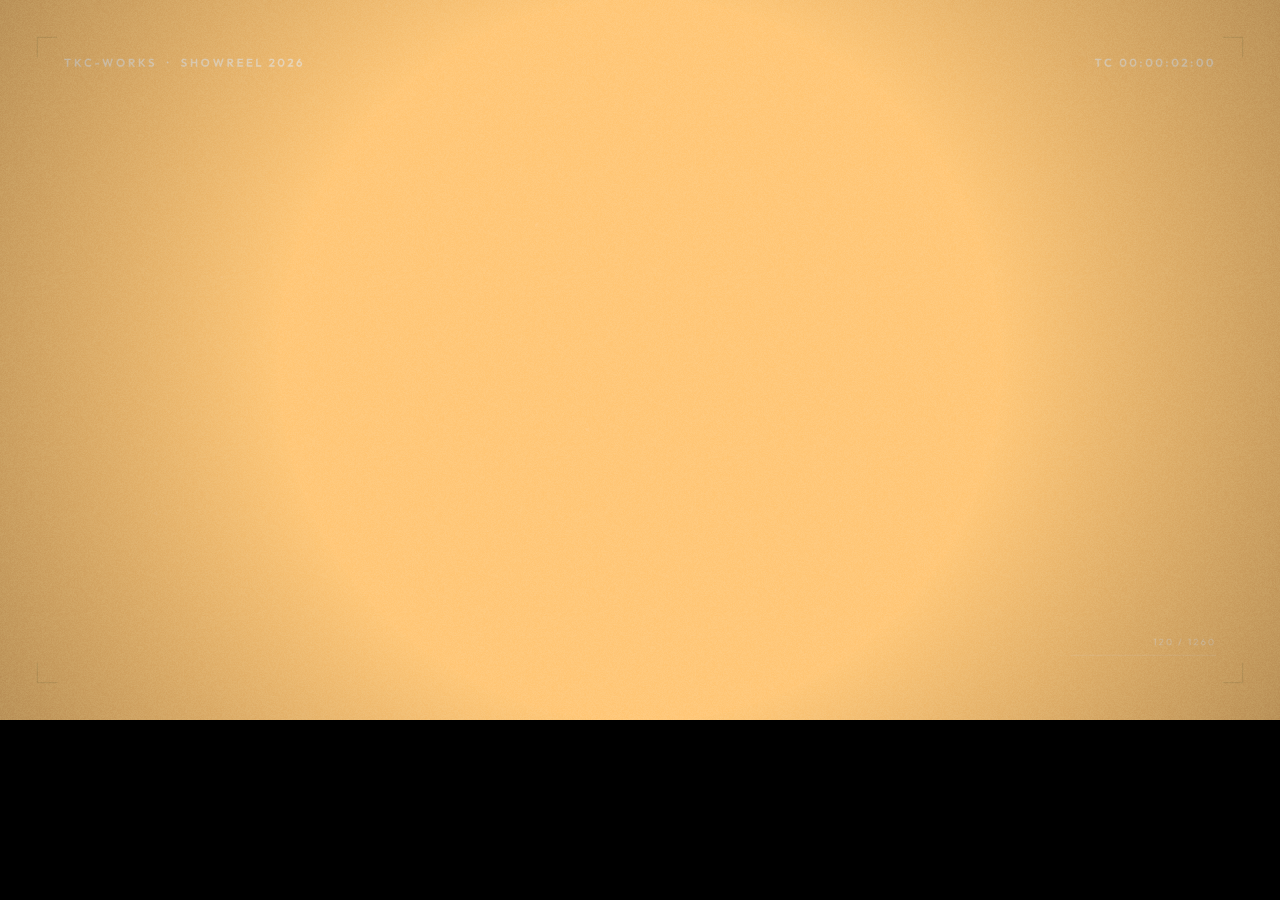
<file: showreel/index.html>
<!doctype html>
<html lang="ja">
<head>
<meta charset="utf-8">
<title>tkc-works Showreel</title>
<link href="fonts.css" rel="stylesheet">
<style>html,body{margin:0;background:#000}canvas{display:block;width:100vw;height:auto}</style>
</head>
<body>
<canvas id="c" width="1920" height="1080"></canvas>
<script src="reel.js"></script>
</body>
</html>
</file>
<file: showreel/fonts.css>
@font-face {
  font-family: 'Outfit';
  font-style: normal;
  font-weight: 500;
  font-display: block;
  src: url(fonts/f0_0.woff2) format('woff2');
  unicode-range: U+20-3f, U+41-7d, U+a5, U+b0, U+b7, U+d7, U+2013-2014, U+2500, U+2550, U+25b2, U+2713, U+3000-3002, U+300c-300d, U+3042, U+3044, U+3046, U+3048, U+304a-306b, U+306d-3080, U+3082-308d, U+3092-3094, U+3099-309a, U+30a2-30a4, U+30a8, U+30af-30b4, U+30b7-30ba, U+30bf-30c0, U+30c6-30c9, U+30cf-30d7, U+30db-30de, U+30e0, U+30e9-30eb, U+30ef, U+30f3, U+30f7, U+30fb-30fc, U+4ee5, U+4f5c, U+5075, U+52a0, U+53f0, U+56e3, U+5b50, U+5bb6, U+5c0f, U+5e33, U+5f53, U+611f, U+6163, U+6311, U+63a2, U+63a8, U+63cf, U+64cd, U+65b0, U+65e5, U+6642, U+6731, U+697d, U+6bce, U+6e21, U+7406, U+767b, U+79d2, U+7d75, U+7fd2, U+8449, U+899a, U+89aa, U+8a00, U+8ffd, U+904a, U+9593, U+964d, U+983c, U+984c, U+9ad8, U+ff08-ff09, U+ff0f;
}
@font-face {
  font-family: 'Outfit';
  font-style: normal;
  font-weight: 600;
  font-display: block;
  src: url(fonts/f0_1.woff2) format('woff2');
  unicode-range: U+20-3f, U+41-7d, U+a5, U+b0, U+b7, U+d7, U+2013-2014, U+2500, U+2550, U+25b2, U+2713, U+3000-3002, U+300c-300d, U+3042, U+3044, U+3046, U+3048, U+304a-306b, U+306d-3080, U+3082-308d, U+3092-3094, U+3099-309a, U+30a2-30a4, U+30a8, U+30af-30b4, U+30b7-30ba, U+30bf-30c0, U+30c6-30c9, U+30cf-30d7, U+30db-30de, U+30e0, U+30e9-30eb, U+30ef, U+30f3, U+30f7, U+30fb-30fc, U+4ee5, U+4f5c, U+5075, U+52a0, U+53f0, U+56e3, U+5b50, U+5bb6, U+5c0f, U+5e33, U+5f53, U+611f, U+6163, U+6311, U+63a2, U+63a8, U+63cf, U+64cd, U+65b0, U+65e5, U+6642, U+6731, U+697d, U+6bce, U+6e21, U+7406, U+767b, U+79d2, U+7d75, U+7fd2, U+8449, U+899a, U+89aa, U+8a00, U+8ffd, U+904a, U+9593, U+964d, U+983c, U+984c, U+9ad8, U+ff08-ff09, U+ff0f;
}
@font-face {
  font-family: 'Outfit';
  font-style: normal;
  font-weight: 700;
  font-display: block;
  src: url(fonts/f0_2.woff2) format('woff2');
  unicode-range: U+20-3f, U+41-7d, U+a5, U+b0, U+b7, U+d7, U+2013-2014, U+2500, U+2550, U+25b2, U+2713, U+3000-3002, U+300c-300d, U+3042, U+3044, U+3046, U+3048, U+304a-306b, U+306d-3080, U+3082-308d, U+3092-3094, U+3099-309a, U+30a2-30a4, U+30a8, U+30af-30b4, U+30b7-30ba, U+30bf-30c0, U+30c6-30c9, U+30cf-30d7, U+30db-30de, U+30e0, U+30e9-30eb, U+30ef, U+30f3, U+30f7, U+30fb-30fc, U+4ee5, U+4f5c, U+5075, U+52a0, U+53f0, U+56e3, U+5b50, U+5bb6, U+5c0f, U+5e33, U+5f53, U+611f, U+6163, U+6311, U+63a2, U+63a8, U+63cf, U+64cd, U+65b0, U+65e5, U+6642, U+6731, U+697d, U+6bce, U+6e21, U+7406, U+767b, U+79d2, U+7d75, U+7fd2, U+8449, U+899a, U+89aa, U+8a00, U+8ffd, U+904a, U+9593, U+964d, U+983c, U+984c, U+9ad8, U+ff08-ff09, U+ff0f;
}
@font-face {
  font-family: 'Outfit';
  font-style: normal;
  font-weight: 800;
  font-display: block;
  src: url(fonts/f0_3.woff2) format('woff2');
  unicode-range: U+20-3f, U+41-7d, U+a5, U+b0, U+b7, U+d7, U+2013-2014, U+2500, U+2550, U+25b2, U+2713, U+3000-3002, U+300c-300d, U+3042, U+3044, U+3046, U+3048, U+304a-306b, U+306d-3080, U+3082-308d, U+3092-3094, U+3099-309a, U+30a2-30a4, U+30a8, U+30af-30b4, U+30b7-30ba, U+30bf-30c0, U+30c6-30c9, U+30cf-30d7, U+30db-30de, U+30e0, U+30e9-30eb, U+30ef, U+30f3, U+30f7, U+30fb-30fc, U+4ee5, U+4f5c, U+5075, U+52a0, U+53f0, U+56e3, U+5b50, U+5bb6, U+5c0f, U+5e33, U+5f53, U+611f, U+6163, U+6311, U+63a2, U+63a8, U+63cf, U+64cd, U+65b0, U+65e5, U+6642, U+6731, U+697d, U+6bce, U+6e21, U+7406, U+767b, U+79d2, U+7d75, U+7fd2, U+8449, U+899a, U+89aa, U+8a00, U+8ffd, U+904a, U+9593, U+964d, U+983c, U+984c, U+9ad8, U+ff08-ff09, U+ff0f;
}
@font-face {
  font-family: 'Outfit';
  font-style: normal;
  font-weight: 900;
  font-display: block;
  src: url(fonts/f0_4.woff2) format('woff2');
  unicode-range: U+20-3f, U+41-7d, U+a5, U+b0, U+b7, U+d7, U+2013-2014, U+2500, U+2550, U+25b2, U+2713, U+3000-3002, U+300c-300d, U+3042, U+3044, U+3046, U+3048, U+304a-306b, U+306d-3080, U+3082-308d, U+3092-3094, U+3099-309a, U+30a2-30a4, U+30a8, U+30af-30b4, U+30b7-30ba, U+30bf-30c0, U+30c6-30c9, U+30cf-30d7, U+30db-30de, U+30e0, U+30e9-30eb, U+30ef, U+30f3, U+30f7, U+30fb-30fc, U+4ee5, U+4f5c, U+5075, U+52a0, U+53f0, U+56e3, U+5b50, U+5bb6, U+5c0f, U+5e33, U+5f53, U+611f, U+6163, U+6311, U+63a2, U+63a8, U+63cf, U+64cd, U+65b0, U+65e5, U+6642, U+6731, U+697d, U+6bce, U+6e21, U+7406, U+767b, U+79d2, U+7d75, U+7fd2, U+8449, U+899a, U+89aa, U+8a00, U+8ffd, U+904a, U+9593, U+964d, U+983c, U+984c, U+9ad8, U+ff08-ff09, U+ff0f;
}
@font-face {
  font-family: 'Zen Kaku Gothic New';
  font-style: normal;
  font-weight: 500;
  font-display: block;
  src: url(fonts/f1_0.woff2) format('woff2');
  unicode-range: U+20-3f, U+41-7d, U+a5, U+b0, U+b7, U+d7, U+2013-2014, U+2500, U+2550, U+25b2, U+2713, U+3000-3002, U+300c-300d, U+3042, U+3044, U+3046, U+3048, U+304a-306b, U+306d-3080, U+3082-308d, U+3092-3094, U+3099-309a, U+30a2-30a4, U+30a8, U+30af-30b4, U+30b7-30ba, U+30bf-30c0, U+30c6-30c9, U+30cf-30d7, U+30db-30de, U+30e0, U+30e9-30eb, U+30ef, U+30f3, U+30f7, U+30fb-30fc, U+4ee5, U+4f5c, U+5075, U+52a0, U+53f0, U+56e3, U+5b50, U+5bb6, U+5c0f, U+5e33, U+5f53, U+611f, U+6163, U+6311, U+63a2, U+63a8, U+63cf, U+64cd, U+65b0, U+65e5, U+6642, U+6731, U+697d, U+6bce, U+6e21, U+7406, U+767b, U+79d2, U+7d75, U+7fd2, U+8449, U+899a, U+89aa, U+8a00, U+8ffd, U+904a, U+9593, U+964d, U+983c, U+984c, U+9ad8, U+ff08-ff09, U+ff0f;
}
@font-face {
  font-family: 'Zen Kaku Gothic New';
  font-style: normal;
  font-weight: 700;
  font-display: block;
  src: url(fonts/f1_1.woff2) format('woff2');
  unicode-range: U+20-3f, U+41-7d, U+a5, U+b0, U+b7, U+d7, U+2013-2014, U+2500, U+2550, U+25b2, U+2713, U+3000-3002, U+300c-300d, U+3042, U+3044, U+3046, U+3048, U+304a-306b, U+306d-3080, U+3082-308d, U+3092-3094, U+3099-309a, U+30a2-30a4, U+30a8, U+30af-30b4, U+30b7-30ba, U+30bf-30c0, U+30c6-30c9, U+30cf-30d7, U+30db-30de, U+30e0, U+30e9-30eb, U+30ef, U+30f3, U+30f7, U+30fb-30fc, U+4ee5, U+4f5c, U+5075, U+52a0, U+53f0, U+56e3, U+5b50, U+5bb6, U+5c0f, U+5e33, U+5f53, U+611f, U+6163, U+6311, U+63a2, U+63a8, U+63cf, U+64cd, U+65b0, U+65e5, U+6642, U+6731, U+697d, U+6bce, U+6e21, U+7406, U+767b, U+79d2, U+7d75, U+7fd2, U+8449, U+899a, U+89aa, U+8a00, U+8ffd, U+904a, U+9593, U+964d, U+983c, U+984c, U+9ad8, U+ff08-ff09, U+ff0f;
}
@font-face {
  font-family: 'Zen Kaku Gothic New';
  font-style: normal;
  font-weight: 900;
  font-display: block;
  src: url(fonts/f1_2.woff2) format('woff2');
  unicode-range: U+20-3f, U+41-7d, U+a5, U+b0, U+b7, U+d7, U+2013-2014, U+2500, U+2550, U+25b2, U+2713, U+3000-3002, U+300c-300d, U+3042, U+3044, U+3046, U+3048, U+304a-306b, U+306d-3080, U+3082-308d, U+3092-3094, U+3099-309a, U+30a2-30a4, U+30a8, U+30af-30b4, U+30b7-30ba, U+30bf-30c0, U+30c6-30c9, U+30cf-30d7, U+30db-30de, U+30e0, U+30e9-30eb, U+30ef, U+30f3, U+30f7, U+30fb-30fc, U+4ee5, U+4f5c, U+5075, U+52a0, U+53f0, U+56e3, U+5b50, U+5bb6, U+5c0f, U+5e33, U+5f53, U+611f, U+6163, U+6311, U+63a2, U+63a8, U+63cf, U+64cd, U+65b0, U+65e5, U+6642, U+6731, U+697d, U+6bce, U+6e21, U+7406, U+767b, U+79d2, U+7d75, U+7fd2, U+8449, U+899a, U+89aa, U+8a00, U+8ffd, U+904a, U+9593, U+964d, U+983c, U+984c, U+9ad8, U+ff08-ff09, U+ff0f;
}
@font-face {
  font-family: 'DotGothic16';
  font-style: normal;
  font-weight: 400;
  font-display: block;
  src: url(fonts/f2_0.woff2) format('woff2');
  unicode-range: U+20-3f, U+41-7d, U+a5, U+b0, U+b7, U+d7, U+2013-2014, U+2500, U+2550, U+25b2, U+2713, U+3000-3002, U+300c-300d, U+3042, U+3044, U+3046, U+3048, U+304a-306b, U+306d-3080, U+3082-308d, U+3092-3094, U+3099-309a, U+30a2-30a4, U+30a8, U+30af-30b4, U+30b7-30ba, U+30bf-30c0, U+30c6-30c9, U+30cf-30d7, U+30db-30de, U+30e0, U+30e9-30eb, U+30ef, U+30f3, U+30f7, U+30fb-30fc, U+4ee5, U+4f5c, U+5075, U+52a0, U+53f0, U+56e3, U+5b50, U+5bb6, U+5c0f, U+5e33, U+5f53, U+611f, U+6163, U+6311, U+63a2, U+63a8, U+63cf, U+64cd, U+65b0, U+65e5, U+6642, U+6731, U+697d, U+6bce, U+6e21, U+7406, U+767b, U+79d2, U+7d75, U+7fd2, U+8449, U+899a, U+89aa, U+8a00, U+8ffd, U+904a, U+9593, U+964d, U+983c, U+984c, U+9ad8, U+ff08-ff09, U+ff0f;
}
</file>
